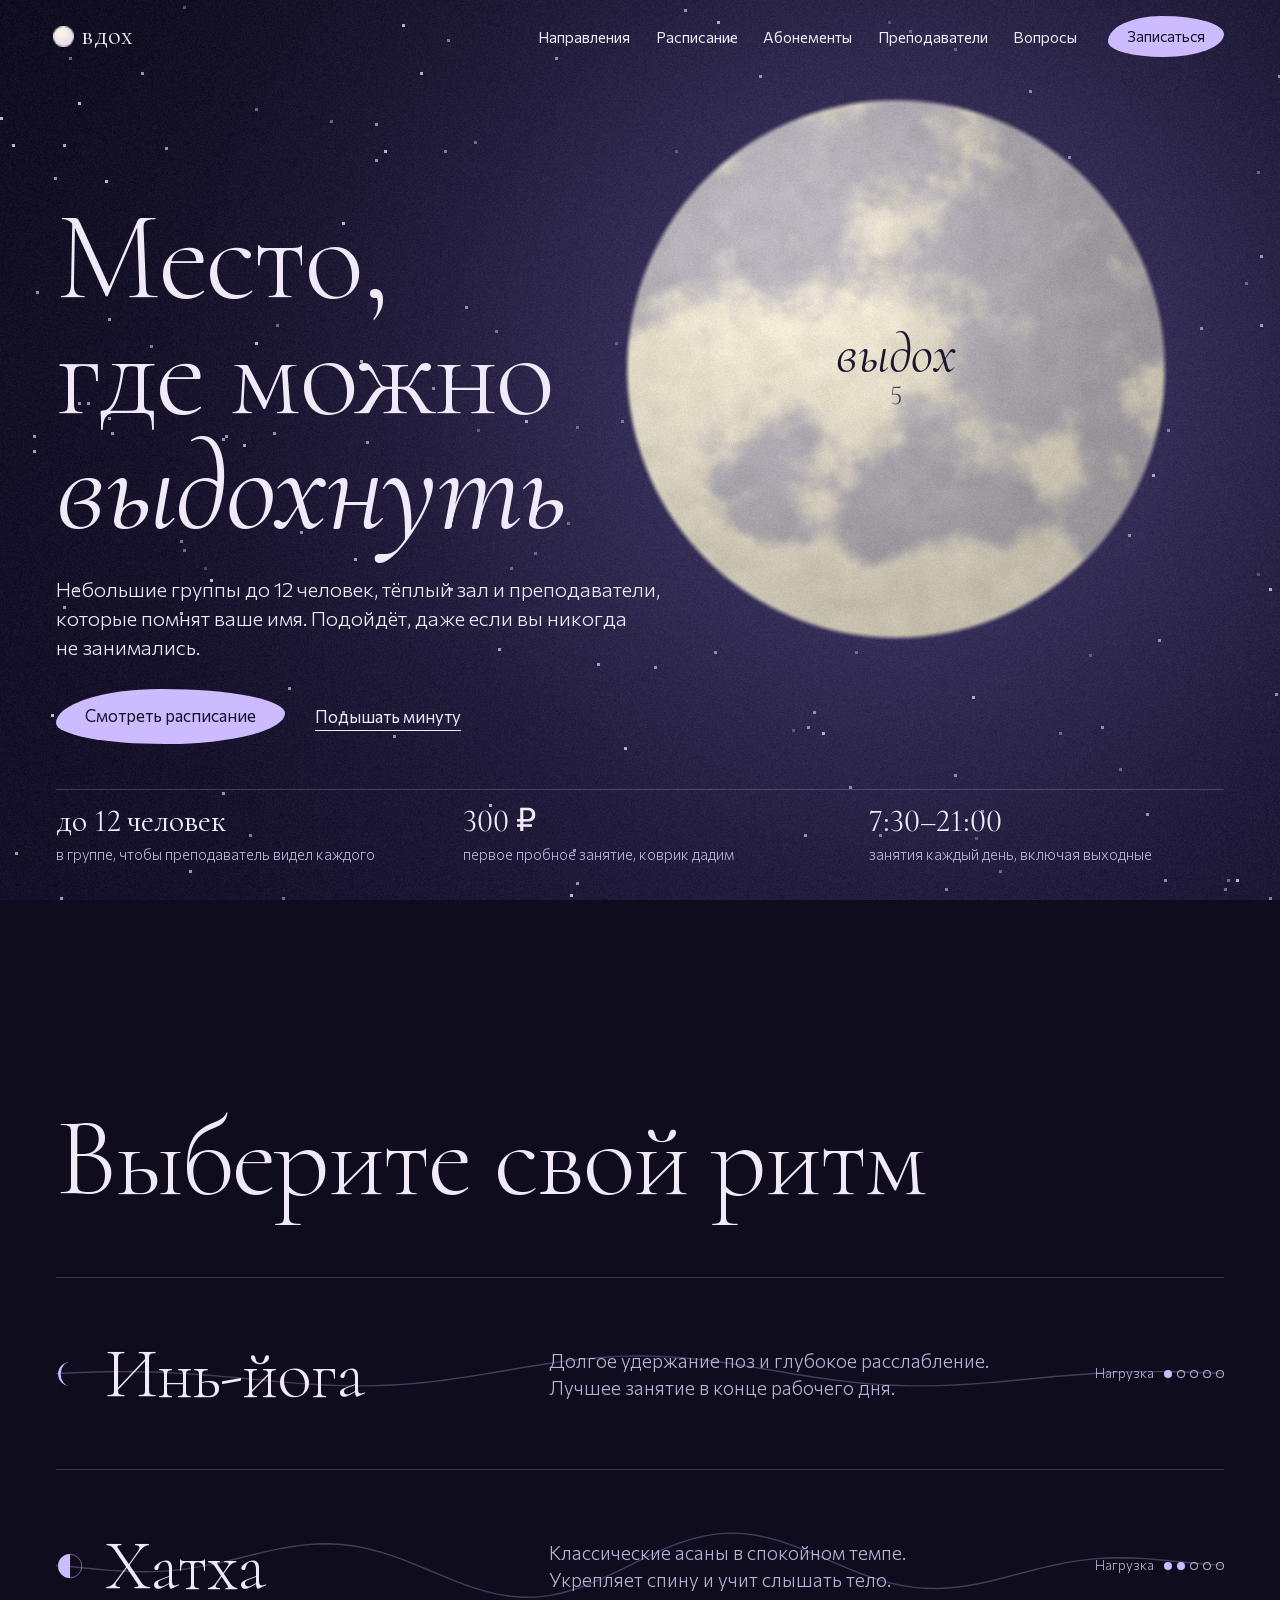
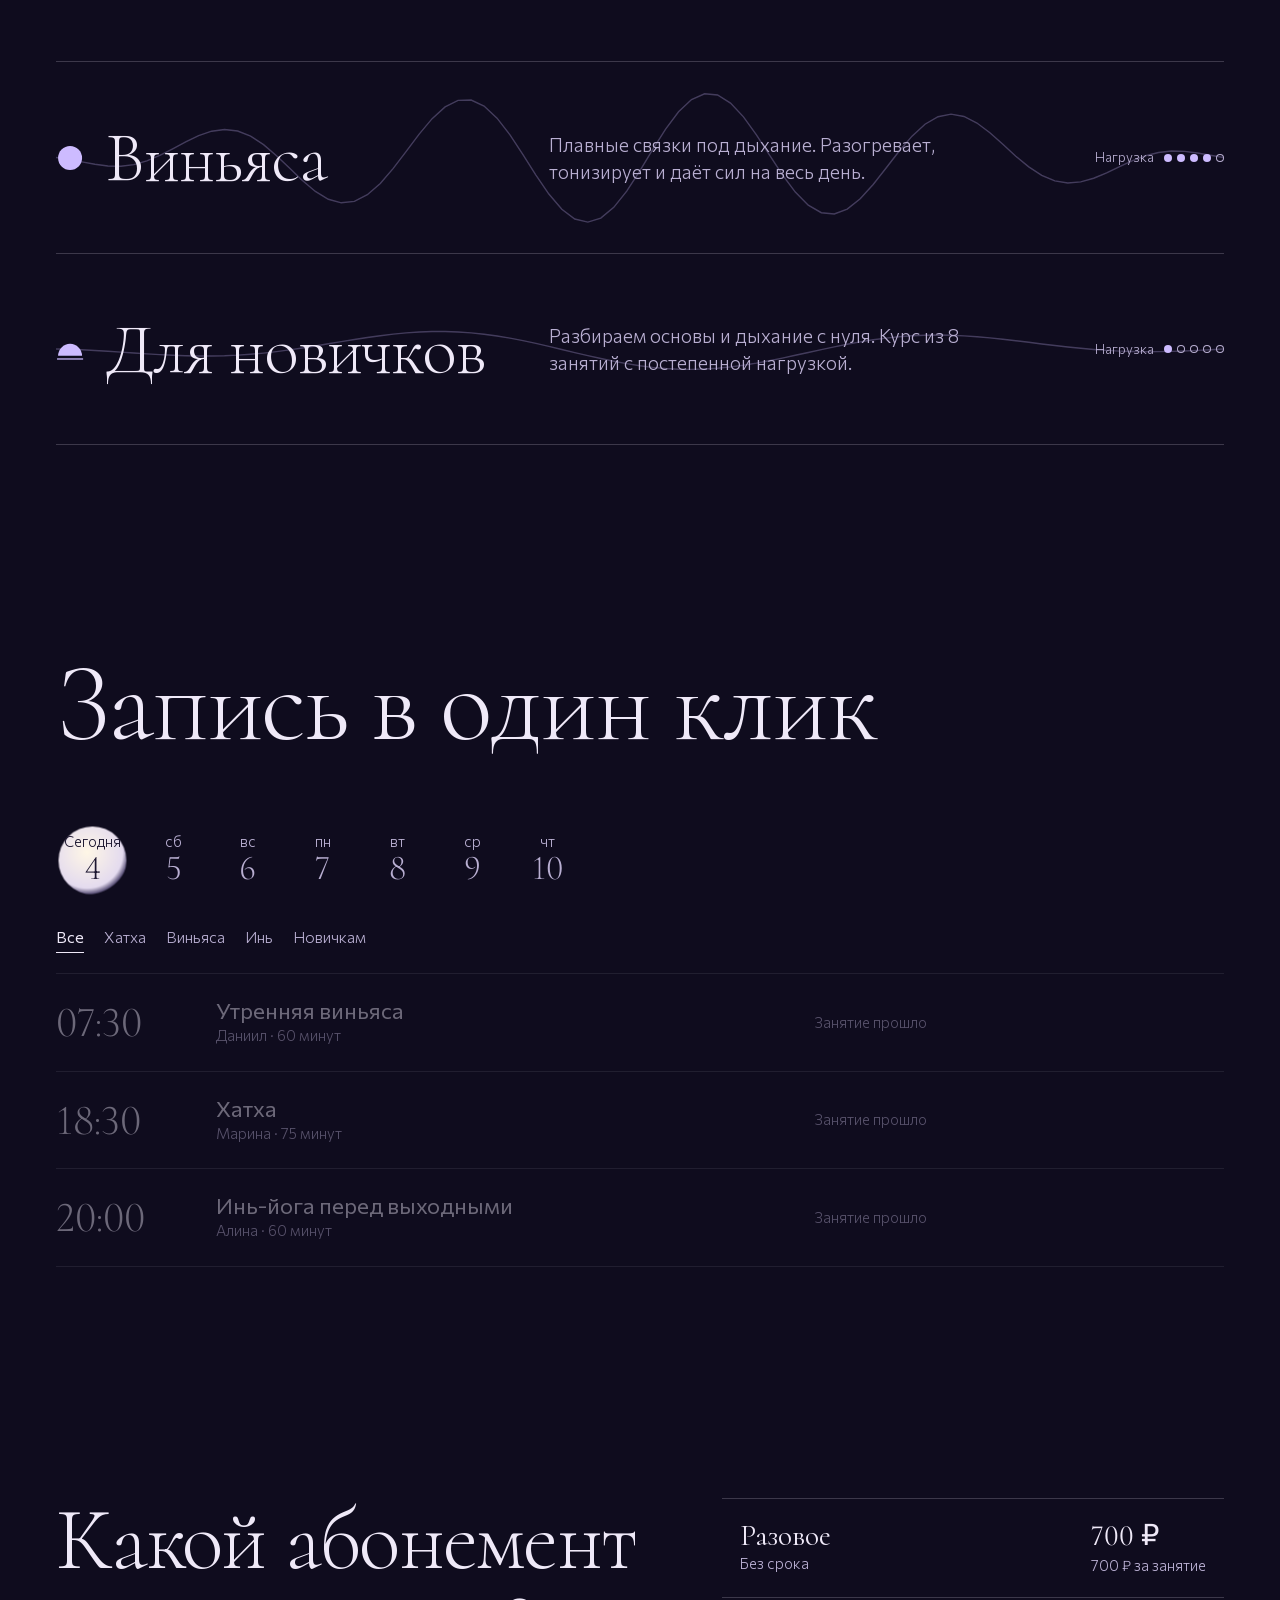
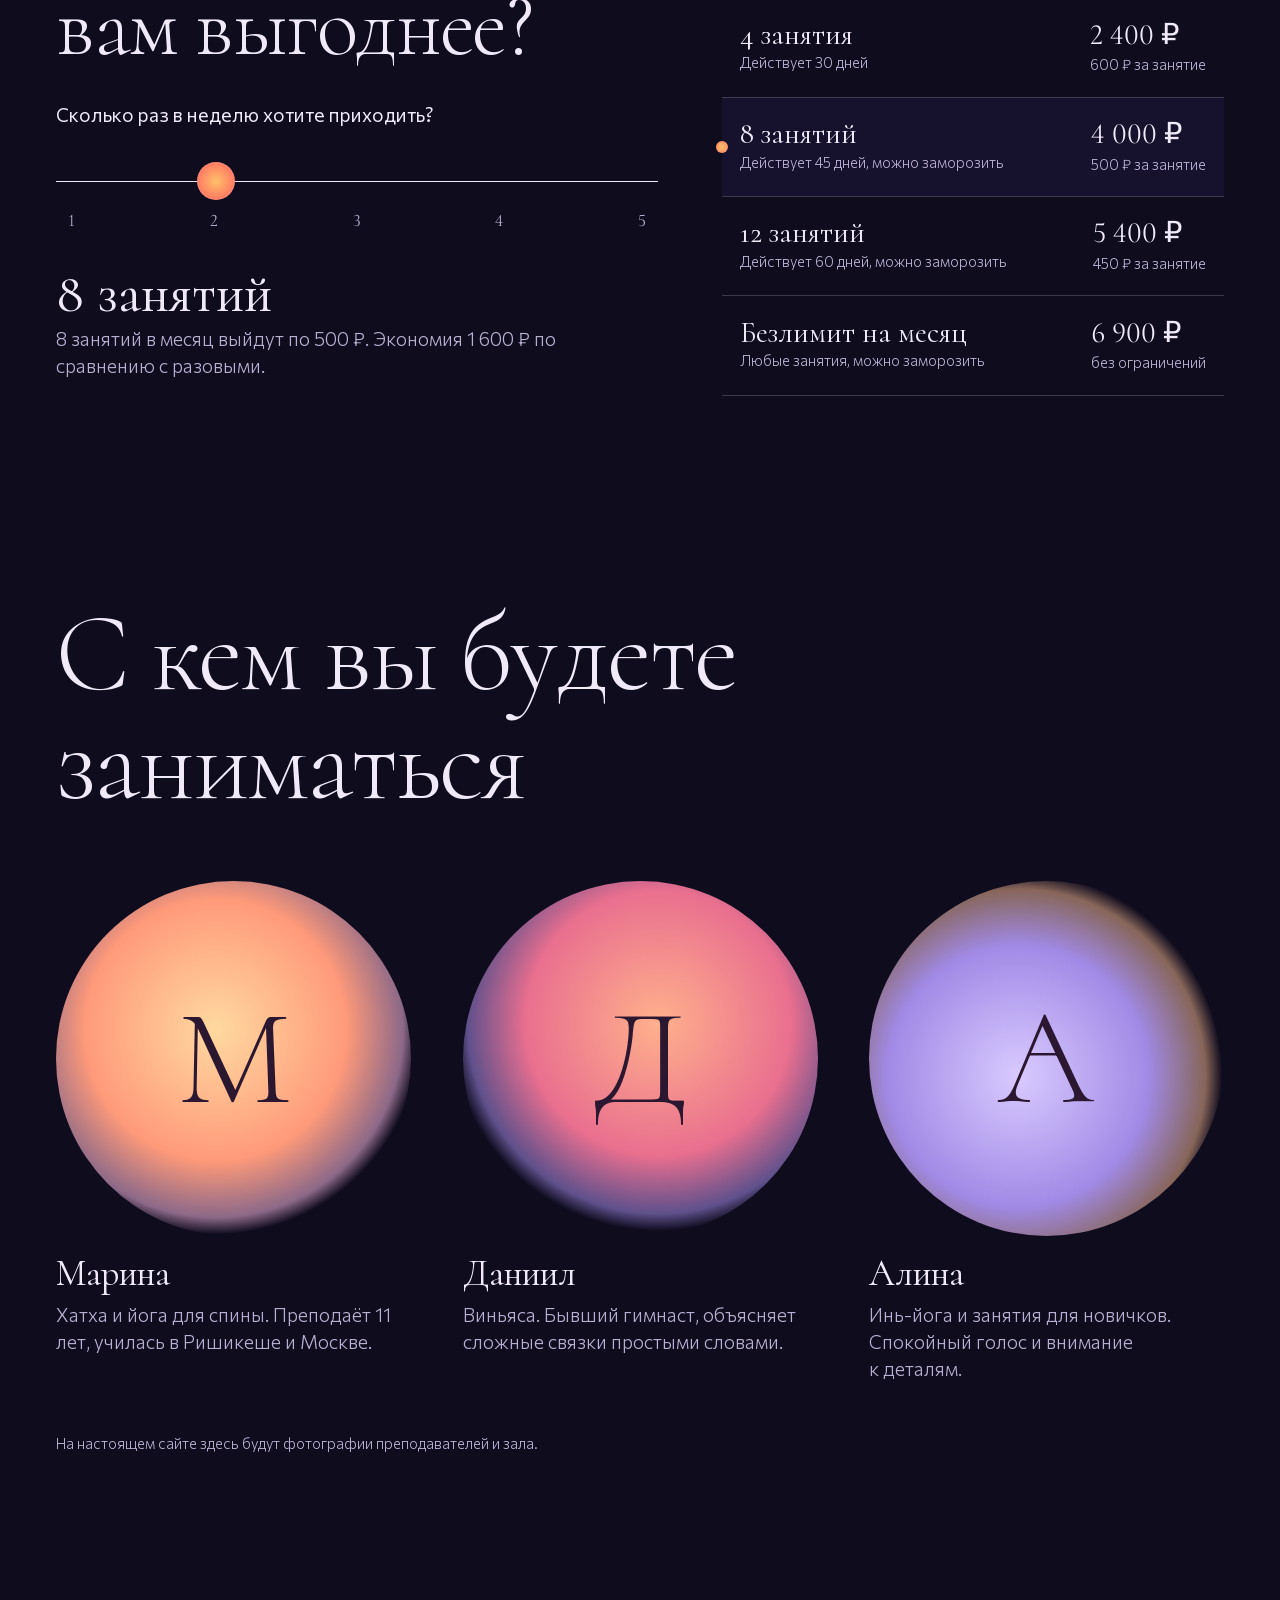
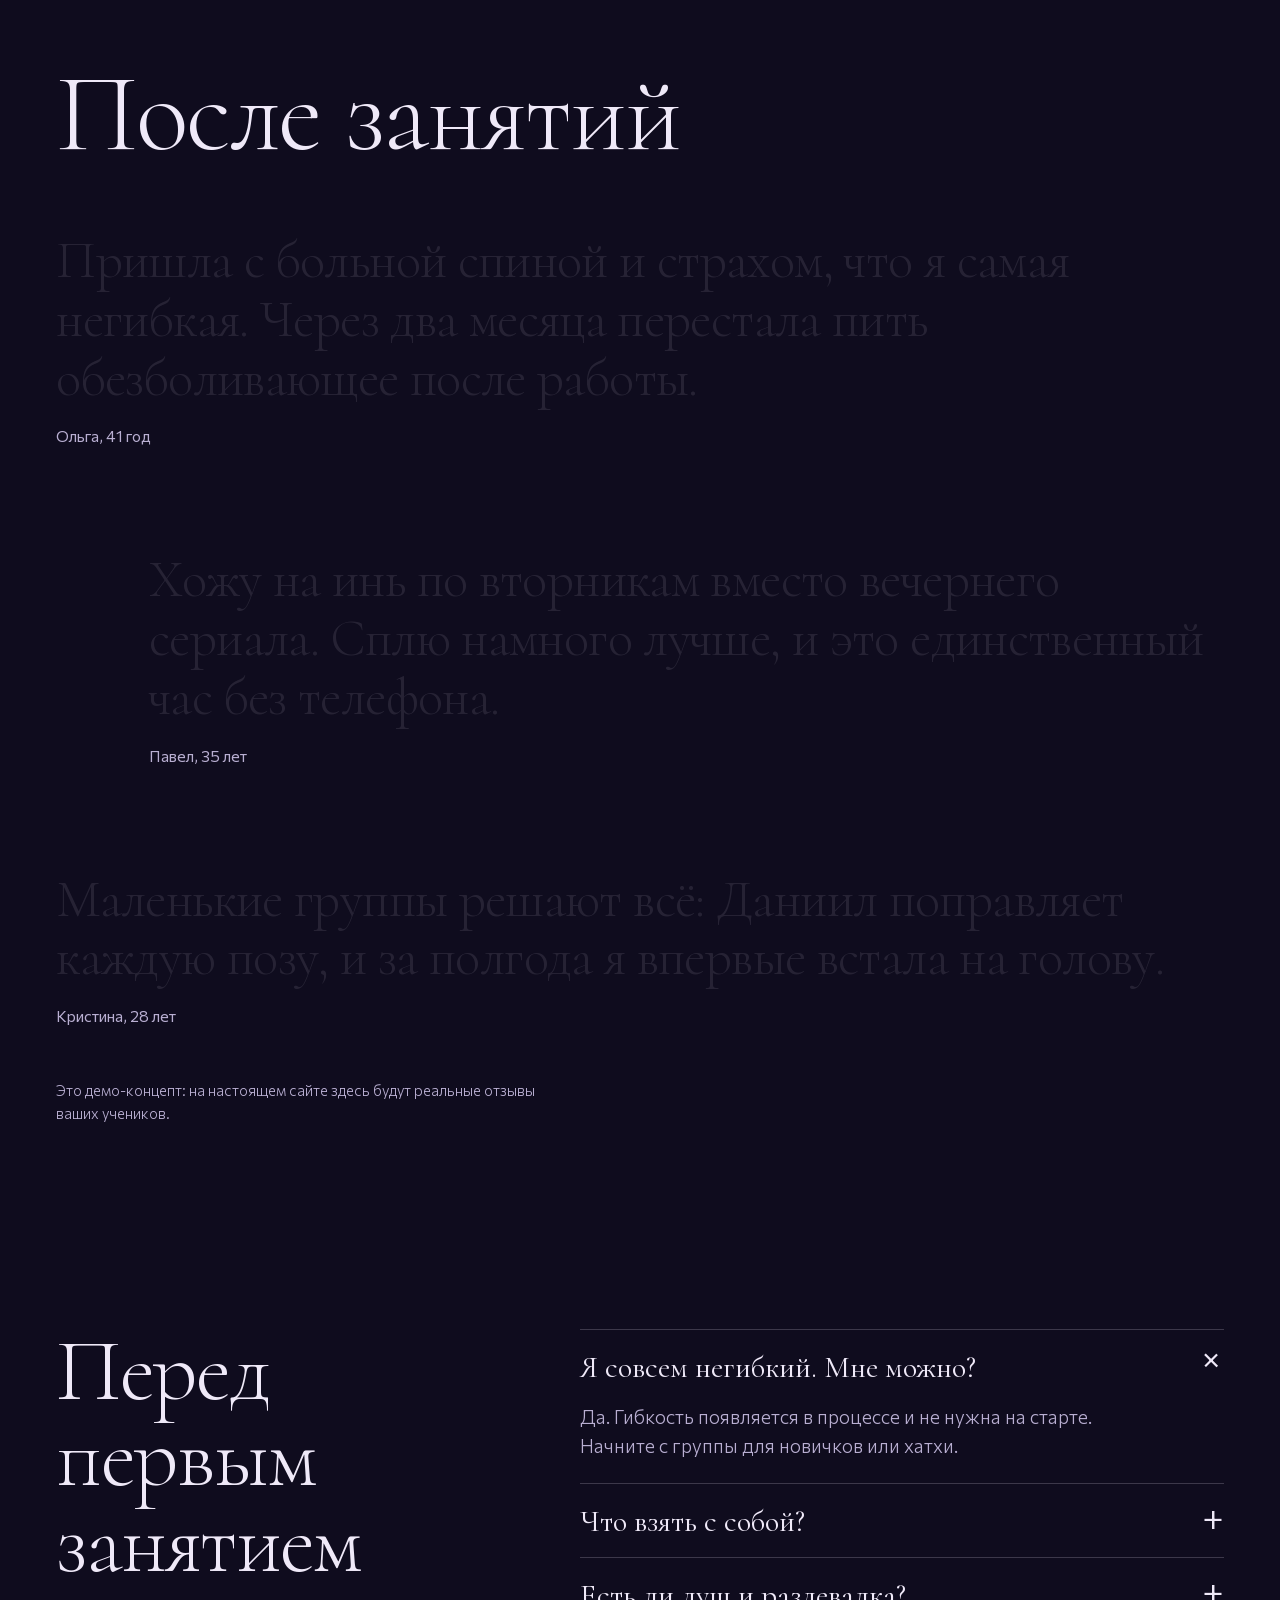
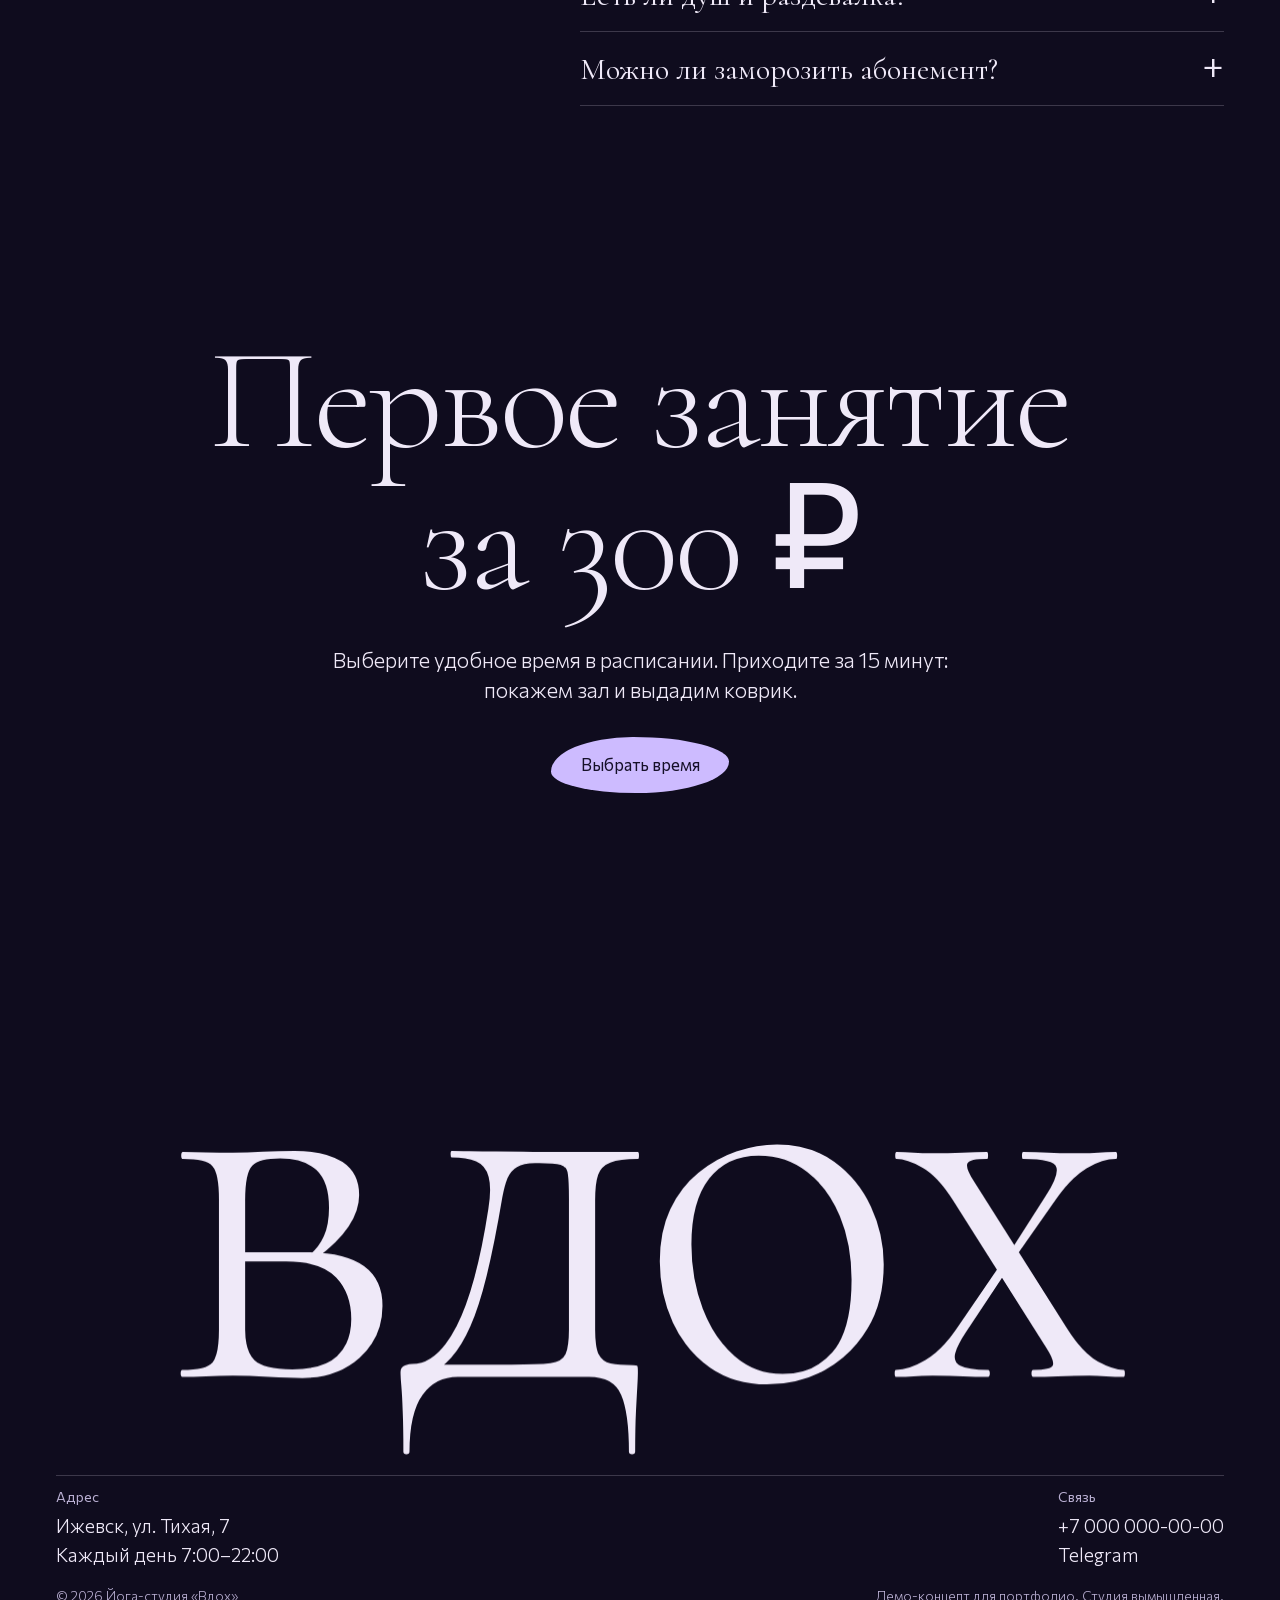
<file: index.html>
<!doctype html>
<html lang="ru">
<head>
<meta charset="utf-8">
<meta name="viewport" content="width=device-width, initial-scale=1, viewport-fit=cover">
<title>Йога-студия «Вдох» в Ижевске</title>
<meta name="description" content="Йога в Ижевске: небольшие группы до 12 человек, тёплый зал и пробное занятие за 300 ₽. Расписание с записью в один клик. Подойдёт, даже если вы никогда не занимались.">
<link rel="canonical" href="https://moonbern777.github.io/vdoh-yoga/">
<meta name="theme-color" content="#fbf5ee">
<link rel="icon" href="favicon.svg" type="image/svg+xml">
<meta property="og:type" content="website">
<meta property="og:locale" content="ru_RU">
<meta property="og:site_name" content="Йога-студия «Вдох»">
<meta property="og:url" content="https://moonbern777.github.io/vdoh-yoga/">
<meta property="og:title" content="Место, где можно выдохнуть">
<meta property="og:description" content="Небольшие группы до 12 человек, тёплый зал и пробное занятие за 300 ₽.">
<link rel="preload" href="fonts/cormorant-cyrillic.woff2" as="font" type="font/woff2" crossorigin>
<link rel="preload" href="fonts/commissioner-cyrillic.woff2" as="font" type="font/woff2" crossorigin>
<link rel="stylesheet" href="css/fonts.css">
<link rel="stylesheet" href="css/style.css">
<script>
  // Decide day or night before the first paint, so the page never flashes the wrong sky.
  (function () {
    var h = new Date().getHours();
    var dark = window.matchMedia && matchMedia('(prefers-color-scheme: dark)').matches;
    var root = document.documentElement;
    root.dataset.sky = dark || h >= 21 || h < 6 ? 'night' : 'day';
    root.classList.add('js');
    setTimeout(function () {
      if (!window.vdohReady) root.classList.remove('js');
    }, 4000);
  })();
</script>
</head>
<body>

<a class="skip" href="#main">К содержанию</a>

<canvas class="sky" id="sky" aria-hidden="true"></canvas>

<header class="site-header" id="header">
  <a class="logo" href="#top" aria-label="Вдох, на главную"><i id="logo-dot"></i>вдох</a>
  <nav class="nav" id="nav" aria-label="Разделы сайта">
    <a href="#dirs">Направления</a>
    <a href="#schedule">Расписание</a>
    <a href="#passes">Абонементы</a>
    <a href="#teachers">Преподаватели</a>
    <a href="#faq">Вопросы</a>
  </nav>
  <a class="btn btn-small header-cta" href="#schedule"><span>Записаться</span></a>
  <button class="burger" type="button" aria-expanded="false" aria-controls="nav" aria-label="Открыть меню"><i></i><i></i></button>
</header>

<main id="main">

  <section class="hero" id="top">
    <div class="breath-word" aria-hidden="true"><b id="word">вдох</b><span id="count">4</span></div>

    <div class="hero-copy">
      <h1 class="hero-title" data-hero-title>Место, где можно <em>выдохнуть</em></h1>
      <p class="hero-lead">Небольшие группы до 12 человек, тёплый зал и преподаватели, которые помнят ваше имя. Подойдёт, даже если вы никогда не занимались.</p>
      <div class="hero-actions">
        <a class="btn" href="#schedule"><span>Смотреть расписание</span></a>
        <button class="link" type="button" id="start-minute">Подышать минуту</button>
      </div>
    </div>

    <ul class="horizon">
      <li><b>до 12 человек</b><span>в группе, чтобы преподаватель видел каждого</span></li>
      <li><b>300 ₽</b><span>первое пробное занятие, коврик дадим</span></li>
      <li><b>7:30–21:00</b><span>занятия каждый день, включая выходные</span></li>
    </ul>
  </section>

  <section class="dirs-sec" id="dirs" aria-labelledby="dirs-title">
    <h2 id="dirs-title" data-mist>Выберите свой ритм</h2>
    <ul class="dirs" id="dir-list">
      <li class="dir" data-rate=".42" data-height=".22">
        <svg class="wave" preserveAspectRatio="none" viewBox="0 0 1000 120" aria-hidden="true"><path/></svg>
        <div class="dir-name">
          <svg class="phase" viewBox="0 0 54 54" aria-hidden="true"><path fill="currentColor" d="M27 4a23 23 0 1 0 0 46 18 23 0 0 1 0-46z"/></svg>
          <h3>Инь-йога</h3>
        </div>
        <p>Долгое удержание поз и глубокое расслабление. Лучшее занятие в конце рабочего дня.</p>
        <div class="power" aria-label="Интенсивность 1 из 5"><span>Нагрузка</span><i class="on"></i><i></i><i></i><i></i><i></i></div>
      </li>
      <li class="dir" data-rate=".8" data-height=".42">
        <svg class="wave" preserveAspectRatio="none" viewBox="0 0 1000 120" aria-hidden="true"><path/></svg>
        <div class="dir-name">
          <svg class="phase" viewBox="0 0 54 54" aria-hidden="true"><path fill="currentColor" d="M27 4a23 23 0 0 0 0 46z"/><circle cx="27" cy="27" r="22.500" fill="none" stroke="currentColor"/></svg>
          <h3>Хатха</h3>
        </div>
        <p>Классические асаны в спокойном темпе. Укрепляет спину и учит слышать тело.</p>
        <div class="power" aria-label="Интенсивность 2 из 5"><span>Нагрузка</span><i class="on"></i><i class="on"></i><i></i><i></i><i></i></div>
      </li>
      <li class="dir" data-rate="1.7" data-height=".82">
        <svg class="wave" preserveAspectRatio="none" viewBox="0 0 1000 120" aria-hidden="true"><path/></svg>
        <div class="dir-name">
          <svg class="phase" viewBox="0 0 54 54" aria-hidden="true"><circle cx="27" cy="27" r="23" fill="currentColor"/></svg>
          <h3>Виньяса</h3>
        </div>
        <p>Плавные связки под дыхание. Разогревает, тонизирует и даёт сил на весь день.</p>
        <div class="power" aria-label="Интенсивность 4 из 5"><span>Нагрузка</span><i class="on"></i><i class="on"></i><i class="on"></i><i class="on"></i><i></i></div>
      </li>
      <li class="dir" data-rate=".55" data-height=".26">
        <svg class="wave" preserveAspectRatio="none" viewBox="0 0 1000 120" aria-hidden="true"><path/></svg>
        <div class="dir-name">
          <svg class="phase" viewBox="0 0 54 54" aria-hidden="true"><path fill="currentColor" d="M4 40a23 23 0 0 1 46 0z"/><path stroke="currentColor" stroke-width="2.400" d="M2 46h50"/></svg>
          <h3>Для новичков</h3>
        </div>
        <p>Разбираем основы и дыхание с нуля. Курс из 8 занятий с постепенной нагрузкой.</p>
        <div class="power" aria-label="Интенсивность 1 из 5"><span>Нагрузка</span><i class="on"></i><i></i><i></i><i></i><i></i></div>
      </li>
    </ul>
  </section>

  <section class="sched" id="schedule" aria-labelledby="schedule-title">
    <h2 id="schedule-title" data-mist>Запись в один клик</h2>
    <div class="sched-bar">
      <div class="days" id="days" role="tablist" aria-label="День недели"><i class="day-sun" id="day-sun" aria-hidden="true"></i></div>
      <div class="filters" id="filters" role="group" aria-label="Направление">
        <button class="filter" type="button" data-dir="all" aria-pressed="true">Все</button>
        <button class="filter" type="button" data-dir="hatha" aria-pressed="false">Хатха</button>
        <button class="filter" type="button" data-dir="vinyasa" aria-pressed="false">Виньяса</button>
        <button class="filter" type="button" data-dir="yin" aria-pressed="false">Инь</button>
        <button class="filter" type="button" data-dir="new" aria-pressed="false">Новичкам</button>
      </div>
    </div>
    <ul class="classes" id="classes" aria-live="polite"></ul>
  </section>

  <section class="passes-sec" id="passes" aria-labelledby="passes-title">
    <div class="pass-side">
      <h2 id="passes-title" data-mist>Какой абонемент вам выгоднее?</h2>
      <label for="visits">Сколько раз в неделю хотите приходить?</label>
      <div class="visits-wrap">
        <input id="visits" type="range" min="1" max="5" step="1" value="2">
        <div class="ticks" aria-hidden="true"><span>1</span><span>2</span><span>3</span><span>4</span><span>5</span></div>
      </div>
      <output class="verdict" for="visits"><b id="verdict-name"></b><span id="verdict-note"></span></output>
    </div>
    <ul class="pass-list" id="pass-list"></ul>
  </section>

  <section class="teachers-sec" id="teachers" aria-labelledby="teachers-title">
    <h2 id="teachers-title" data-mist>С кем вы будете заниматься</h2>
    <ul class="teachers">
      <li class="teacher"><div class="aura aura-1" aria-hidden="true"><span>М</span></div><h3>Марина</h3><p>Хатха и йога для спины. Преподаёт 11 лет, училась в Ришикеше и Москве.</p></li>
      <li class="teacher"><div class="aura aura-2" aria-hidden="true"><span>Д</span></div><h3>Даниил</h3><p>Виньяса. Бывший гимнаст, объясняет сложные связки простыми словами.</p></li>
      <li class="teacher"><div class="aura aura-3" aria-hidden="true"><span>А</span></div><h3>Алина</h3><p>Инь-йога и занятия для новичков. Спокойный голос и внимание к деталям.</p></li>
    </ul>
    <p class="note">На настоящем сайте здесь будут фотографии преподавателей и зала.</p>
  </section>

  <section class="reviews" id="reviews" aria-labelledby="reviews-title">
    <h2 id="reviews-title" data-mist>После занятий</h2>
    <ul class="quotes">
      <li class="quote"><blockquote data-words>Пришла с больной спиной и страхом, что я самая негибкая. Через два месяца перестала пить обезболивающее после работы.</blockquote><cite>Ольга, 41 год</cite></li>
      <li class="quote"><blockquote data-words>Хожу на инь по вторникам вместо вечернего сериала. Сплю намного лучше, и это единственный час без телефона.</blockquote><cite>Павел, 35 лет</cite></li>
      <li class="quote"><blockquote data-words>Маленькие группы решают всё: Даниил поправляет каждую позу, и за полгода я впервые встала на голову.</blockquote><cite>Кристина, 28 лет</cite></li>
    </ul>
    <p class="note">Это демо-концепт: на настоящем сайте здесь будут реальные отзывы ваших учеников.</p>
  </section>

  <section class="faq" id="faq" aria-labelledby="faq-title">
    <h2 id="faq-title" data-mist>Перед первым занятием</h2>
    <div class="faq-list">
      <details open><summary>Я совсем негибкий. Мне можно?</summary><p>Да. Гибкость появляется в процессе и не нужна на старте. Начните с группы для новичков или хатхи.</p></details>
      <details><summary>Что взять с собой?</summary><p>Удобную одежду и бутылку воды. Коврики, блоки и пледы есть в студии. Занимаемся босиком.</p></details>
      <details><summary>Есть ли душ и раздевалка?</summary><p>Да, две раздевалки и душ. Полотенце можно взять с собой или попросить у администратора.</p></details>
      <details><summary>Можно ли заморозить абонемент?</summary><p>Да, абонементы от 8 занятий можно заморозить один раз на срок до 14 дней.</p></details>
    </div>
  </section>

  <section class="first" id="first" aria-labelledby="first-title">
    <h2 id="first-title" data-mist>Первое занятие за&nbsp;300&nbsp;₽</h2>
    <p>Выберите удобное время в расписании. Приходите за 15 минут: покажем зал и выдадим коврик.</p>
    <a class="btn" href="#schedule"><span>Выбрать время</span></a>
  </section>
</main>

<footer class="footer">
  <p class="footer-word" aria-hidden="true">вдох</p>
  <div class="footer-grid">
    <div><h3>Адрес</h3><p>Ижевск, ул. Тихая, 7<br>Каждый день 7:00–22:00</p></div>
    <div><h3>Связь</h3><p>+7 000 000-00-00</p><a href="https://t.me/" target="_blank" rel="noopener">Telegram</a></div>
  </div>
  <div class="footer-fine"><span>© 2026 Йога-студия «Вдох»</span><span>Демо-концепт для портфолио. Студия вымышленная.</span></div>
</footer>

<nav class="actionbar" aria-label="Быстрые действия">
  <a href="tel:+70000000000">Позвонить</a>
  <a href="#schedule">Записаться</a>
</nav>

<dialog class="book-dialog" id="book-dialog" aria-labelledby="book-title">
  <form class="book-box" id="book-form">
    <h3 id="book-title">Запись на занятие</h3>
    <p id="book-info"></p>
    <div class="field"><label for="b-name">Имя</label><input id="b-name" name="name" autocomplete="name" required></div>
    <div class="field"><label for="b-phone">Телефон</label><input id="b-phone" name="phone" type="tel" inputmode="tel" autocomplete="tel" required minlength="10" placeholder="+7 000 000-00-00"></div>
    <div class="box-actions"><button class="link" type="button" data-close>Отмена</button><button class="btn" type="submit"><span>Записаться</span></button></div>
  </form>
  <div class="done-box" id="book-done" hidden>
    <h3>Коврик ждёт вас</h3>
    <p id="book-done-text"></p>
    <p class="done-demo">Это демо: на настоящем сайте запись сразу попадает в расписание студии.</p>
    <div class="box-actions"><button class="btn" type="button" data-close><span>Готово</span></button></div>
  </div>
</dialog>

<dialog class="minute" id="minute" aria-label="Минута дыхания">
  <div class="minute-in">
    <p class="minute-progress" id="minute-progress">Цикл 1 из 5</p>
    <div class="minute-stage" id="minute-stage" aria-live="polite">
      <b id="m-word">вдох</b><span id="m-count">4</span>
    </div>
    <div class="minute-end" id="minute-end" hidden>
      <h3>Вот так ощущается минута для себя</h3>
      <p>На занятии таких минут шестьдесят. Первое стоит 300 ₽.</p>
    </div>
    <button class="link" type="button" id="minute-close">Закончить</button>
  </div>
</dialog>

<script src="vendor/gsap.min.js" defer></script>
<script src="vendor/ScrollTrigger.min.js" defer></script>
<script src="vendor/SplitText.min.js" defer></script>
<script src="vendor/lenis.min.js" defer></script>
<script type="module" src="js/main.js"></script>
</body>
</html>
</file>
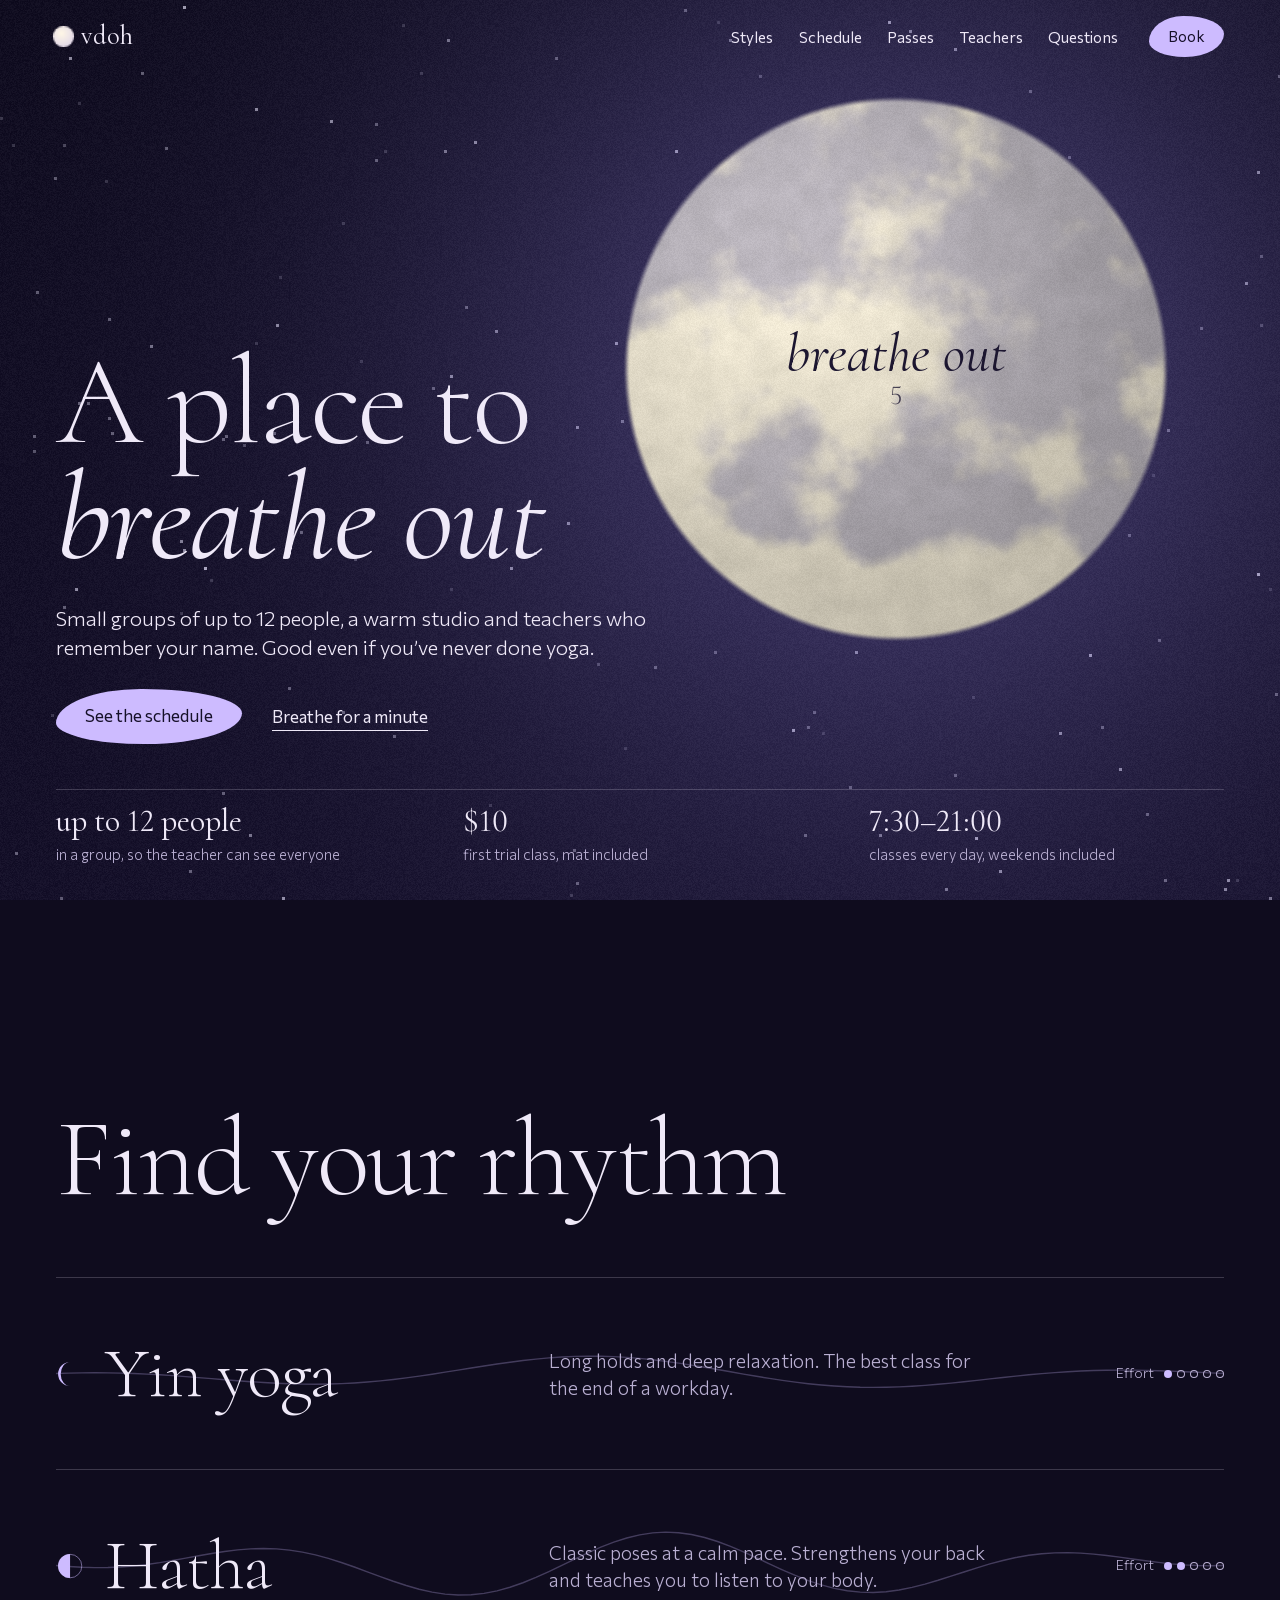
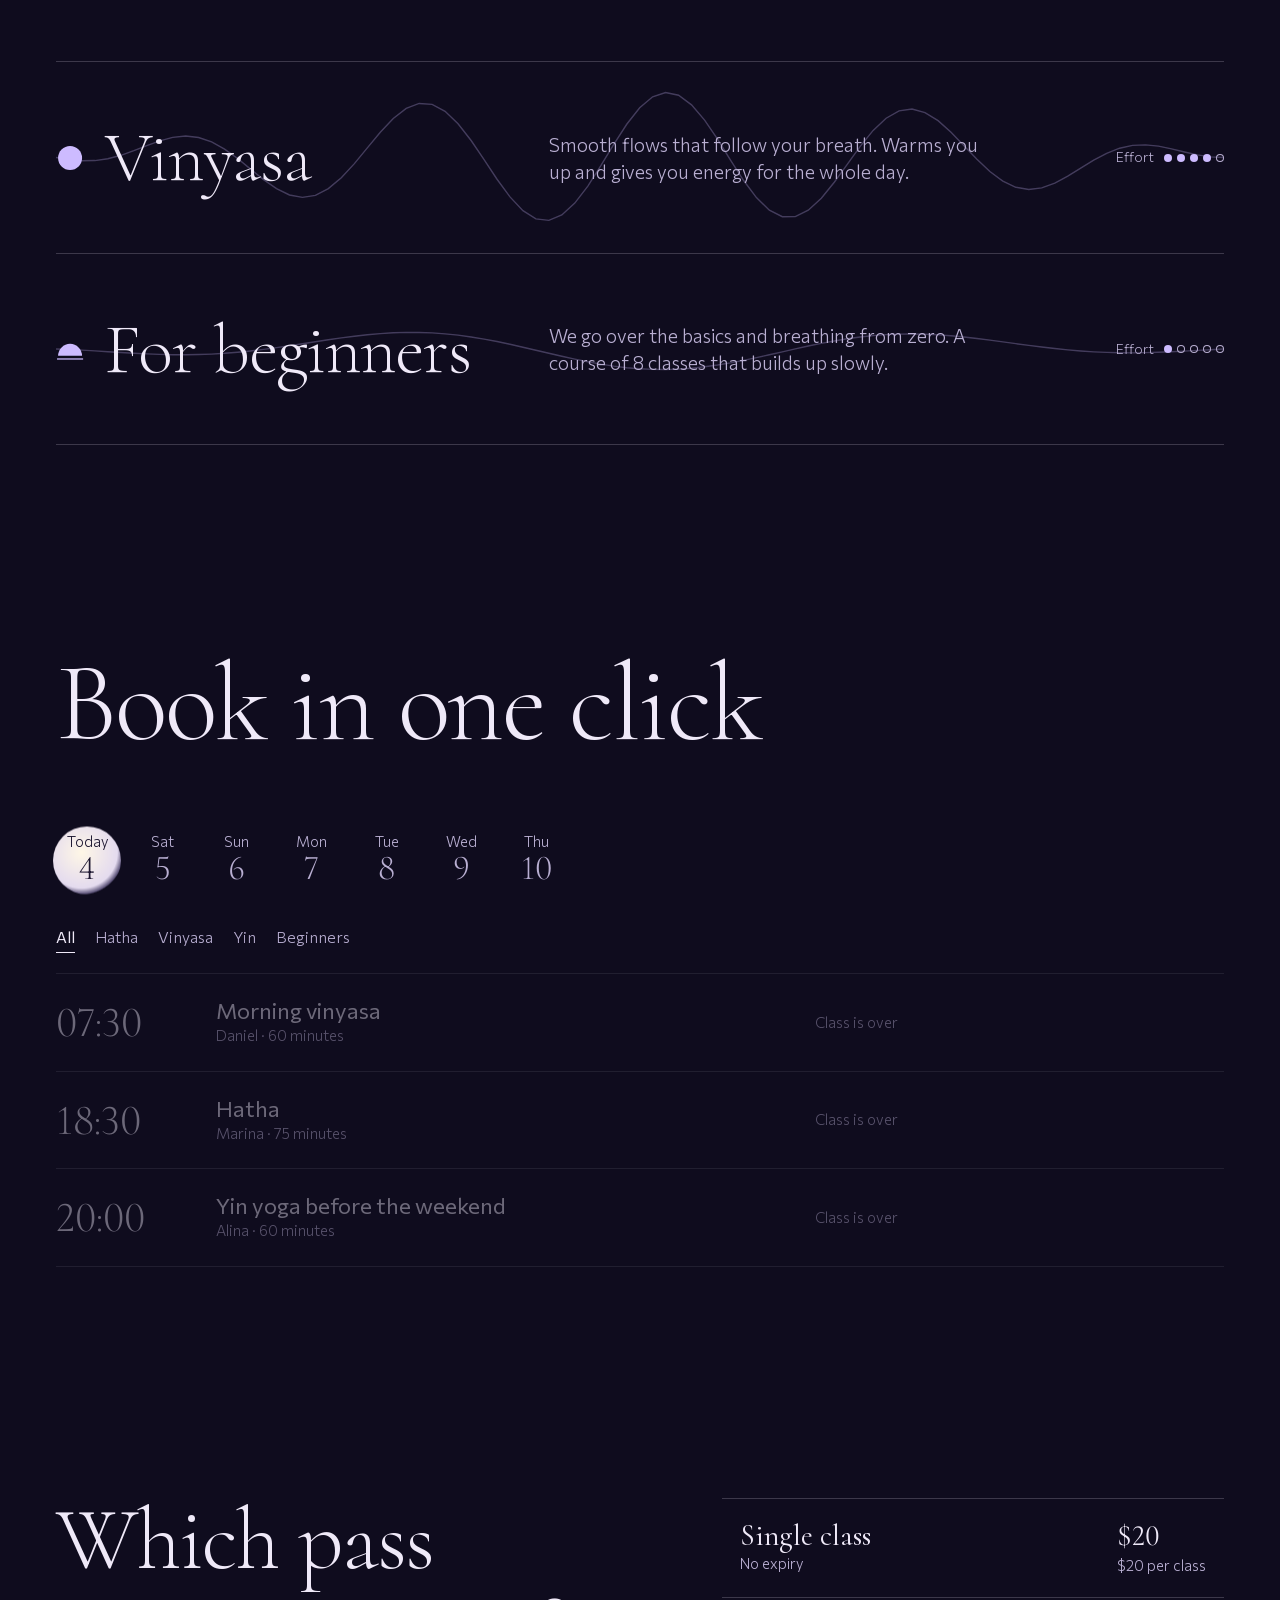
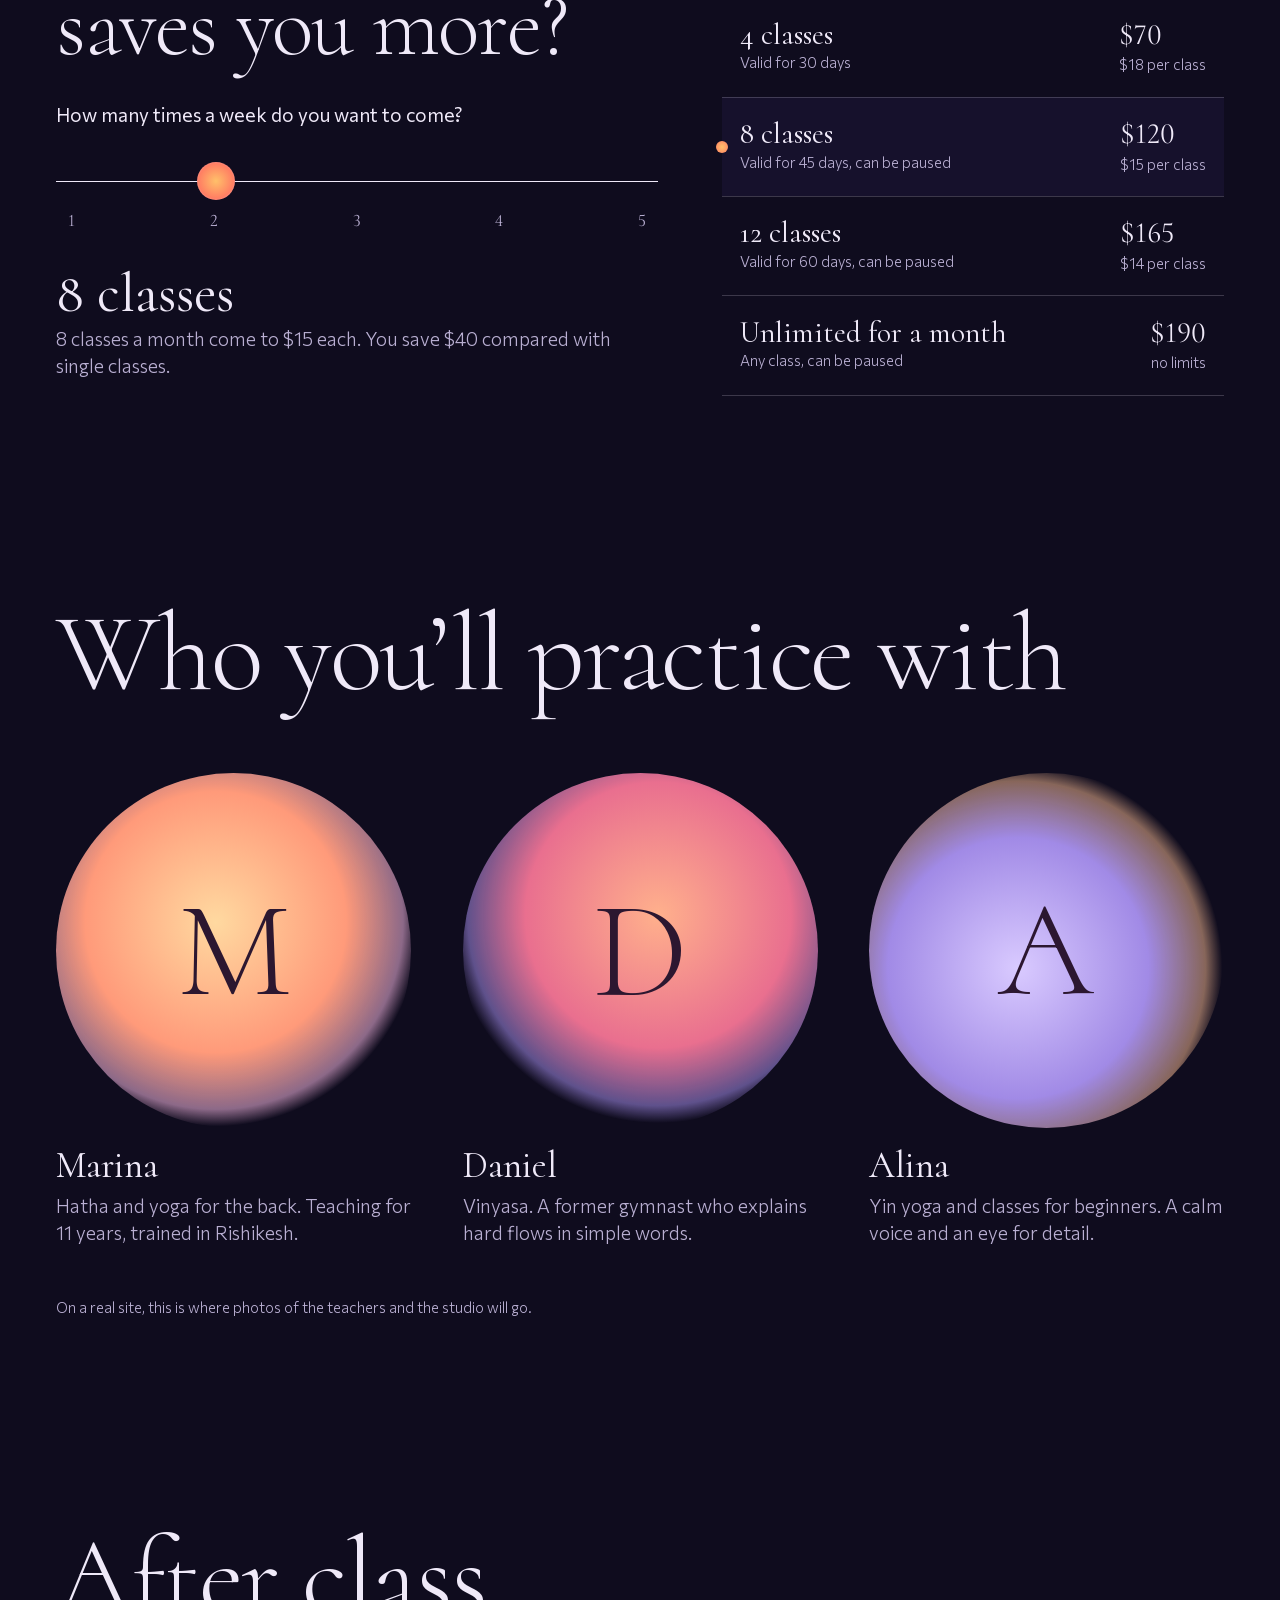
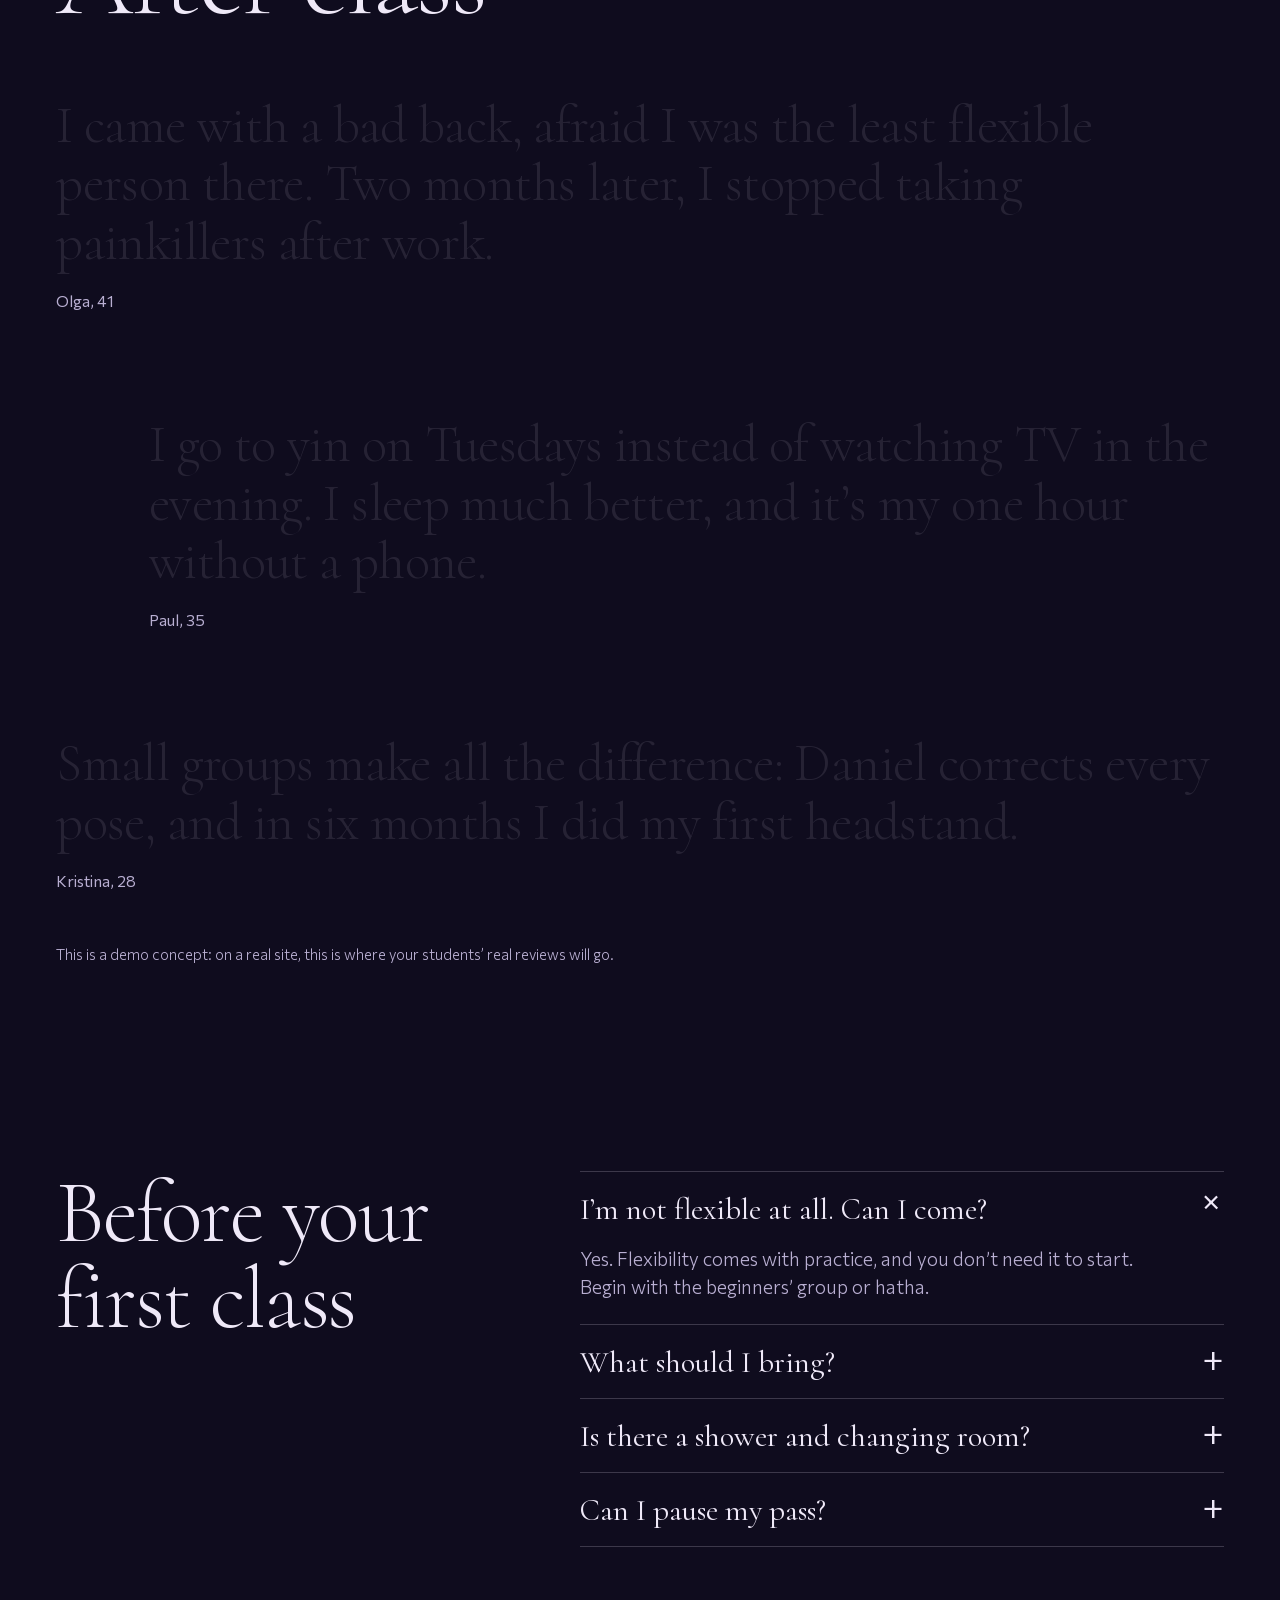
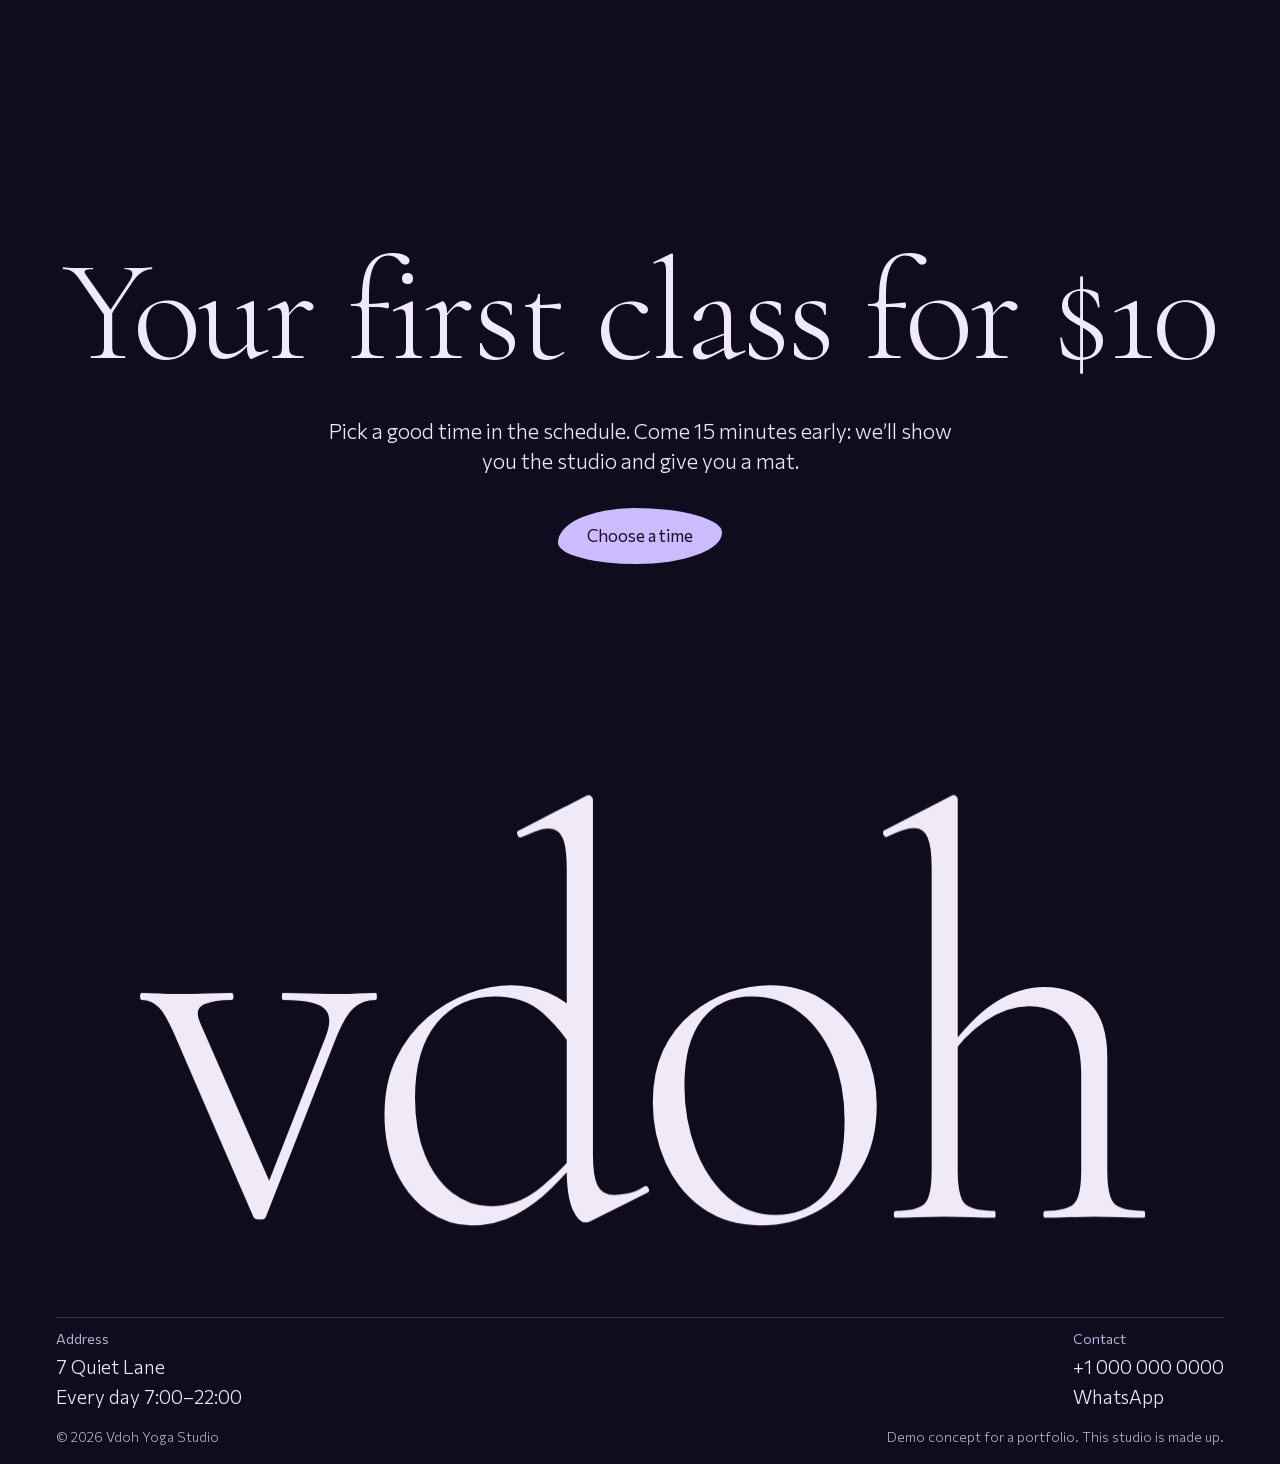
<file: en/index.html>
<!doctype html>
<html lang="en">
<head>
<meta charset="utf-8">
<meta name="viewport" content="width=device-width, initial-scale=1, viewport-fit=cover">
<title>Vdoh yoga studio</title>
<meta name="description" content="Yoga in small groups of up to 12 people, a warm studio and a trial class for $10. A schedule with one-click booking. Good even if you’ve never done yoga.">
<link rel="canonical" href="https://moonbern777.github.io/vdoh-yoga/en/">
<meta name="theme-color" content="#fbf5ee">
<link rel="icon" href="../favicon.svg" type="image/svg+xml">
<meta property="og:type" content="website">
<meta property="og:locale" content="en_US">
<meta property="og:site_name" content="Vdoh Yoga Studio">
<meta property="og:url" content="https://moonbern777.github.io/vdoh-yoga/en/">
<meta property="og:title" content="A place to breathe out">
<meta property="og:description" content="Small groups of up to 12 people, a warm studio and a trial class for $10.">
<link rel="preload" href="../fonts/cormorant-latin.woff2" as="font" type="font/woff2" crossorigin>
<link rel="preload" href="../fonts/commissioner-latin.woff2" as="font" type="font/woff2" crossorigin>
<link rel="stylesheet" href="../css/fonts.css">
<link rel="stylesheet" href="../css/style.css">
<script>
  // Decide day or night before the first paint, so the page never flashes the wrong sky.
  (function () {
    var h = new Date().getHours();
    var dark = window.matchMedia && matchMedia('(prefers-color-scheme: dark)').matches;
    var root = document.documentElement;
    root.dataset.sky = dark || h >= 21 || h < 6 ? 'night' : 'day';
    root.classList.add('js');
    setTimeout(function () {
      if (!window.vdohReady) root.classList.remove('js');
    }, 4000);
  })();
</script>
</head>
<body>

<a class="skip" href="#main">Skip to content</a>

<canvas class="sky" id="sky" aria-hidden="true"></canvas>

<header class="site-header" id="header">
  <a class="logo" href="#top" aria-label="Vdoh, home page"><i id="logo-dot"></i>vdoh</a>
  <nav class="nav" id="nav" aria-label="Site sections">
    <a href="#dirs">Styles</a>
    <a href="#schedule">Schedule</a>
    <a href="#passes">Passes</a>
    <a href="#teachers">Teachers</a>
    <a href="#faq">Questions</a>
  </nav>
  <a class="btn btn-small header-cta" href="#schedule"><span>Book</span></a>
  <button class="burger" type="button" aria-expanded="false" aria-controls="nav" aria-label="Open menu"><i></i><i></i></button>
</header>

<main id="main">

  <section class="hero" id="top">
    <div class="breath-word" aria-hidden="true"><b id="word">breathe in</b><span id="count">4</span></div>

    <div class="hero-copy">
      <h1 class="hero-title" data-hero-title>A place to <em>breathe out</em></h1>
      <p class="hero-lead">Small groups of up to 12 people, a warm studio and teachers who remember your name. Good even if you’ve never done yoga.</p>
      <div class="hero-actions">
        <a class="btn" href="#schedule"><span>See the schedule</span></a>
        <button class="link" type="button" id="start-minute">Breathe for a minute</button>
      </div>
    </div>

    <ul class="horizon">
      <li><b>up to 12 people</b><span>in a group, so the teacher can see everyone</span></li>
      <li><b>$10</b><span>first trial class, mat included</span></li>
      <li><b>7:30–21:00</b><span>classes every day, weekends included</span></li>
    </ul>
  </section>

  <section class="dirs-sec" id="dirs" aria-labelledby="dirs-title">
    <h2 id="dirs-title" data-mist>Find your rhythm</h2>
    <ul class="dirs" id="dir-list">
      <li class="dir" data-rate=".42" data-height=".22">
        <svg class="wave" preserveAspectRatio="none" viewBox="0 0 1000 120" aria-hidden="true"><path/></svg>
        <div class="dir-name">
          <svg class="phase" viewBox="0 0 54 54" aria-hidden="true"><path fill="currentColor" d="M27 4a23 23 0 1 0 0 46 18 23 0 0 1 0-46z"/></svg>
          <h3>Yin yoga</h3>
        </div>
        <p>Long holds and deep relaxation. The best class for the end of a workday.</p>
        <div class="power" aria-label="Intensity 1 of 5"><span>Effort</span><i class="on"></i><i></i><i></i><i></i><i></i></div>
      </li>
      <li class="dir" data-rate=".8" data-height=".42">
        <svg class="wave" preserveAspectRatio="none" viewBox="0 0 1000 120" aria-hidden="true"><path/></svg>
        <div class="dir-name">
          <svg class="phase" viewBox="0 0 54 54" aria-hidden="true"><path fill="currentColor" d="M27 4a23 23 0 0 0 0 46z"/><circle cx="27" cy="27" r="22.500" fill="none" stroke="currentColor"/></svg>
          <h3>Hatha</h3>
        </div>
        <p>Classic poses at a calm pace. Strengthens your back and teaches you to listen to your body.</p>
        <div class="power" aria-label="Intensity 2 of 5"><span>Effort</span><i class="on"></i><i class="on"></i><i></i><i></i><i></i></div>
      </li>
      <li class="dir" data-rate="1.7" data-height=".82">
        <svg class="wave" preserveAspectRatio="none" viewBox="0 0 1000 120" aria-hidden="true"><path/></svg>
        <div class="dir-name">
          <svg class="phase" viewBox="0 0 54 54" aria-hidden="true"><circle cx="27" cy="27" r="23" fill="currentColor"/></svg>
          <h3>Vinyasa</h3>
        </div>
        <p>Smooth flows that follow your breath. Warms you up and gives you energy for the whole day.</p>
        <div class="power" aria-label="Intensity 4 of 5"><span>Effort</span><i class="on"></i><i class="on"></i><i class="on"></i><i class="on"></i><i></i></div>
      </li>
      <li class="dir" data-rate=".55" data-height=".26">
        <svg class="wave" preserveAspectRatio="none" viewBox="0 0 1000 120" aria-hidden="true"><path/></svg>
        <div class="dir-name">
          <svg class="phase" viewBox="0 0 54 54" aria-hidden="true"><path fill="currentColor" d="M4 40a23 23 0 0 1 46 0z"/><path stroke="currentColor" stroke-width="2.400" d="M2 46h50"/></svg>
          <h3>For beginners</h3>
        </div>
        <p>We go over the basics and breathing from zero. A course of 8 classes that builds up slowly.</p>
        <div class="power" aria-label="Intensity 1 of 5"><span>Effort</span><i class="on"></i><i></i><i></i><i></i><i></i></div>
      </li>
    </ul>
  </section>

  <section class="sched" id="schedule" aria-labelledby="schedule-title">
    <h2 id="schedule-title" data-mist>Book in one click</h2>
    <div class="sched-bar">
      <div class="days" id="days" role="tablist" aria-label="Day of the week"><i class="day-sun" id="day-sun" aria-hidden="true"></i></div>
      <div class="filters" id="filters" role="group" aria-label="Style">
        <button class="filter" type="button" data-dir="all" aria-pressed="true">All</button>
        <button class="filter" type="button" data-dir="hatha" aria-pressed="false">Hatha</button>
        <button class="filter" type="button" data-dir="vinyasa" aria-pressed="false">Vinyasa</button>
        <button class="filter" type="button" data-dir="yin" aria-pressed="false">Yin</button>
        <button class="filter" type="button" data-dir="new" aria-pressed="false">Beginners</button>
      </div>
    </div>
    <ul class="classes" id="classes" aria-live="polite"></ul>
  </section>

  <section class="passes-sec" id="passes" aria-labelledby="passes-title">
    <div class="pass-side">
      <h2 id="passes-title" data-mist>Which pass saves you more?</h2>
      <label for="visits">How many times a week do you want to come?</label>
      <div class="visits-wrap">
        <input id="visits" type="range" min="1" max="5" step="1" value="2">
        <div class="ticks" aria-hidden="true"><span>1</span><span>2</span><span>3</span><span>4</span><span>5</span></div>
      </div>
      <output class="verdict" for="visits"><b id="verdict-name"></b><span id="verdict-note"></span></output>
    </div>
    <ul class="pass-list" id="pass-list"></ul>
  </section>

  <section class="teachers-sec" id="teachers" aria-labelledby="teachers-title">
    <h2 id="teachers-title" data-mist>Who you’ll practice with</h2>
    <ul class="teachers">
      <li class="teacher"><div class="aura aura-1" aria-hidden="true"><span>M</span></div><h3>Marina</h3><p>Hatha and yoga for the back. Teaching for 11 years, trained in Rishikesh.</p></li>
      <li class="teacher"><div class="aura aura-2" aria-hidden="true"><span>D</span></div><h3>Daniel</h3><p>Vinyasa. A former gymnast who explains hard flows in simple words.</p></li>
      <li class="teacher"><div class="aura aura-3" aria-hidden="true"><span>A</span></div><h3>Alina</h3><p>Yin yoga and classes for beginners. A calm voice and an eye for detail.</p></li>
    </ul>
    <p class="note">On a real site, this is where photos of the teachers and the studio will go.</p>
  </section>

  <section class="reviews" id="reviews" aria-labelledby="reviews-title">
    <h2 id="reviews-title" data-mist>After class</h2>
    <ul class="quotes">
      <li class="quote"><blockquote data-words>I came with a bad back, afraid I was the least flexible person there. Two months later, I stopped taking painkillers after work.</blockquote><cite>Olga, 41</cite></li>
      <li class="quote"><blockquote data-words>I go to yin on Tuesdays instead of watching TV in the evening. I sleep much better, and it’s my one hour without a phone.</blockquote><cite>Paul, 35</cite></li>
      <li class="quote"><blockquote data-words>Small groups make all the difference: Daniel corrects every pose, and in six months I did my first headstand.</blockquote><cite>Kristina, 28</cite></li>
    </ul>
    <p class="note">This is a demo concept: on a real site, this is where your students’ real reviews will go.</p>
  </section>

  <section class="faq" id="faq" aria-labelledby="faq-title">
    <h2 id="faq-title" data-mist>Before your first class</h2>
    <div class="faq-list">
      <details open><summary>I’m not flexible at all. Can I come?</summary><p>Yes. Flexibility comes with practice, and you don’t need it to start. Begin with the beginners’ group or hatha.</p></details>
      <details><summary>What should I bring?</summary><p>Comfortable clothes and a water bottle. We have mats, blocks and blankets at the studio. We practice barefoot.</p></details>
      <details><summary>Is there a shower and changing room?</summary><p>Yes, two changing rooms and a shower. Bring a towel or ask at the front desk.</p></details>
      <details><summary>Can I pause my pass?</summary><p>Yes, passes of 8 classes or more can be paused once, for up to 14 days.</p></details>
    </div>
  </section>

  <section class="first" id="first" aria-labelledby="first-title">
    <h2 id="first-title" data-mist>Your first class for $10</h2>
    <p>Pick a good time in the schedule. Come 15 minutes early: we’ll show you the studio and give you a mat.</p>
    <a class="btn" href="#schedule"><span>Choose a time</span></a>
  </section>
</main>

<footer class="footer">
  <p class="footer-word" aria-hidden="true">vdoh</p>
  <div class="footer-grid">
    <div><h3>Address</h3><p>7 Quiet Lane<br>Every day 7:00–22:00</p></div>
    <div><h3>Contact</h3><p>+1 000 000 0000</p><a href="https://wa.me/" target="_blank" rel="noopener">WhatsApp</a></div>
  </div>
  <div class="footer-fine"><span>© 2026 Vdoh Yoga Studio</span><span>Demo concept for a portfolio. This studio is made up.</span></div>
</footer>

<nav class="actionbar" aria-label="Quick actions">
  <a href="tel:+10000000000">Call</a>
  <a href="#schedule">Book</a>
</nav>

<dialog class="book-dialog" id="book-dialog" aria-labelledby="book-title">
  <form class="book-box" id="book-form">
    <h3 id="book-title">Book a class</h3>
    <p id="book-info"></p>
    <div class="field"><label for="b-name">Name</label><input id="b-name" name="name" autocomplete="name" required></div>
    <div class="field"><label for="b-phone">Phone</label><input id="b-phone" name="phone" type="tel" inputmode="tel" autocomplete="tel" required minlength="10" placeholder="+1 000 000 0000"></div>
    <div class="box-actions"><button class="link" type="button" data-close>Cancel</button><button class="btn" type="submit"><span>Book</span></button></div>
  </form>
  <div class="done-box" id="book-done" hidden>
    <h3>Your mat is waiting</h3>
    <p id="book-done-text"></p>
    <p class="done-demo">This is a demo: on a real site, the booking goes straight into the studio’s schedule.</p>
    <div class="box-actions"><button class="btn" type="button" data-close><span>Done</span></button></div>
  </div>
</dialog>

<dialog class="minute" id="minute" aria-label="A minute of breathing">
  <div class="minute-in">
    <p class="minute-progress" id="minute-progress">Cycle 1 of 5</p>
    <div class="minute-stage" id="minute-stage" aria-live="polite">
      <b id="m-word">breathe in</b><span id="m-count">4</span>
    </div>
    <div class="minute-end" id="minute-end" hidden>
      <h3>This is what a minute for yourself feels like</h3>
      <p>A class has sixty minutes like this. The first one costs $10.</p>
    </div>
    <button class="link" type="button" id="minute-close">Finish</button>
  </div>
</dialog>

<script src="../vendor/gsap.min.js" defer></script>
<script src="../vendor/ScrollTrigger.min.js" defer></script>
<script src="../vendor/SplitText.min.js" defer></script>
<script src="../vendor/lenis.min.js" defer></script>
<script type="module" src="js/main.js"></script>
</body>
</html>
</file>
<file: css/fonts.css>
@font-face { font-family: "Commissioner"; src: url("../fonts/commissioner-cyrillic.woff2") format("woff2"); font-weight: 300 600; font-style: normal; font-display: swap; unicode-range: U+0301, U+0400-045F, U+0490-0491, U+04B0-04B1, U+2116 }
@font-face { font-family: "Commissioner"; src: url("../fonts/commissioner-latin-ext.woff2") format("woff2"); font-weight: 300 600; font-style: normal; font-display: swap; unicode-range: U+20A0-20AB, U+20AD-20C4 }
@font-face { font-family: "Commissioner"; src: url("../fonts/commissioner-latin.woff2") format("woff2"); font-weight: 300 600; font-style: normal; font-display: swap; unicode-range: U+0000-00FF, U+0131, U+0152-0153, U+02BB-02BC, U+02C6, U+02DA, U+02DC, U+0304, U+0308, U+0329, U+2000-206F, U+20AC, U+2122, U+2191, U+2193, U+2212, U+2215, U+FEFF, U+FFFD }
@font-face { font-family: "Cormorant"; src: url("../fonts/cormorant-italic-cyrillic.woff2") format("woff2"); font-weight: 300 600; font-style: italic; font-display: swap; unicode-range: U+0301, U+0400-045F, U+0490-0491, U+04B0-04B1, U+2116 }
@font-face { font-family: "Cormorant"; src: url("../fonts/cormorant-italic-latin.woff2") format("woff2"); font-weight: 300 600; font-style: italic; font-display: swap; unicode-range: U+0000-00FF, U+0131, U+0152-0153, U+02BB-02BC, U+02C6, U+02DA, U+02DC, U+0304, U+0308, U+0329, U+2000-206F, U+20AC, U+2122, U+2191, U+2193, U+2212, U+2215, U+FEFF, U+FFFD }
@font-face { font-family: "Cormorant"; src: url("../fonts/cormorant-cyrillic.woff2") format("woff2"); font-weight: 300 600; font-style: normal; font-display: swap; unicode-range: U+0301, U+0400-045F, U+0490-0491, U+04B0-04B1, U+2116 }
@font-face { font-family: "Cormorant"; src: url("../fonts/cormorant-latin.woff2") format("woff2"); font-weight: 300 600; font-style: normal; font-display: swap; unicode-range: U+0000-00FF, U+0131, U+0152-0153, U+02BB-02BC, U+02C6, U+02DA, U+02DC, U+0304, U+0308, U+0329, U+2000-206F, U+20AC, U+2122, U+2191, U+2193, U+2212, U+2215, U+FEFF, U+FFFD }
</file>
<file: css/style.css>
/* Nothing here is boxed in. Text rests on one continuous sky, with a sun behind it. */
:root, [data-sky="day"] {
  --sky-top: #fbf5ee;
  --sky-low: #f3ecf7;
  --ink: #241a3b;
  --quiet: #5c5174;
  --hair: rgba(36, 26, 59, .18);
  --accent: #4b2fa3;
  --on-accent: #fff8f1;
  --paper: rgba(255, 252, 247, .72);
}
[data-sky="night"] {
  --sky-top: #0f0c1e;
  --sky-low: #1a1433;
  --ink: #efe9f8;
  --quiet: #b9afd2;
  --hair: rgba(239, 233, 248, .2);
  --accent: #cdbbff;
  --on-accent: #161029;
  --paper: rgba(26, 20, 51, .72);
}
@media (prefers-color-scheme: dark) {
  :root:not([data-sky]) {
    --sky-top: #0f0c1e; --sky-low: #1a1433; --ink: #efe9f8; --quiet: #b9afd2; --hair: rgba(239, 233, 248, .2); --accent: #cdbbff; --on-accent: #161029; --paper: rgba(26, 20, 51, .72);
  }
}

:root {
  --display: "Cormorant", Georgia, "Times New Roman", serif;
  --ui: "Commissioner", "Segoe UI", system-ui, sans-serif;
  --gutter: clamp(20px, 4.4vw, 76px);
  --step: clamp(110px, 16vw, 250px);
  --h2: clamp(3rem, 1rem + 7.4vw, 9rem);
  --calm: cubic-bezier(.35, 0, .15, 1);
}

*, *::before, *::after { box-sizing: border-box }
[hidden] { display: none !important }
/* The sky belongs to the root: anything on body would paint over the canvas behind it */
html { -webkit-text-size-adjust: 100%; background: linear-gradient(var(--sky-top), var(--sky-low)) fixed var(--sky-top) }
html:not(.js) { scroll-behavior: smooth }
body {
  margin: 0; color: var(--ink);
  font: 300 clamp(1.04rem, 1rem + .24vw, 1.24rem)/1.56 var(--ui);
  -webkit-font-smoothing: antialiased; overflow-x: clip;
}
h1, h2, h3, p, ul, figure, blockquote { margin: 0; padding: 0 }
ul { list-style: none }
svg, canvas { display: block; max-width: 100% }
button, input { font: inherit; color: inherit }
a { color: inherit }
h1, h2 { font-family: var(--display); font-weight: 300; line-height: .98; letter-spacing: -.02em; text-wrap: balance }
h2 { font-size: var(--h2) }
h3 { font-weight: 400 }
p { text-wrap: pretty }
b { font-weight: 500 }
::selection { background: var(--accent); color: var(--on-accent) }
:focus-visible { outline: 1.5px solid currentColor; outline-offset: 4px; border-radius: 3px }

.sky { position: fixed; inset: 0; width: 100%; height: 100%; z-index: -1; pointer-events: none }
.skip { position: fixed; left: 12px; top: -80px; z-index: 100; padding: 12px 16px; background: var(--accent); color: var(--on-accent) }
.skip:focus { top: 12px }
.line-mask { padding-block: .14em .22em; margin-block: -.14em -.22em }

/* Soft, slightly uneven, and it changes shape slowly under the pointer */
.btn {
  display: inline-block; padding: 1.1em 1.7em 1.16em; border: 0; cursor: pointer;
  border-radius: 46% 54% 52% 48% / 62% 44% 56% 38%;
  background: var(--accent); color: var(--on-accent); text-decoration: none; text-align: center;
  font: 400 clamp(.98rem, .94rem + .16vw, 1.08rem)/1 var(--ui);
  transition: border-radius 1.1s var(--calm), transform 1.1s var(--calm);
}
.btn:hover { border-radius: 54% 46% 44% 56% / 42% 60% 40% 58%; transform: scale(1.035) }
.btn-small { padding: .85em 1.25em .9em; font-size: .94rem }

.link {
  display: inline-block; padding: .2em 0; border: 0; background: none; cursor: pointer; color: inherit;
  font: 400 clamp(.98rem, .94rem + .16vw, 1.08rem)/1.25 var(--ui); text-decoration: none;
  background-image: linear-gradient(currentColor, currentColor); background-size: 100% 1px; background-position: 0 100%; background-repeat: no-repeat;
  transition: background-size .9s var(--calm);
}
.link:hover { background-size: 0 1px; background-position: 100% 100% }

/* Header */
.site-header {
  position: fixed; inset: 0 0 auto; z-index: 50; display: flex; align-items: center; gap: clamp(16px, 2.4vw, 36px);
  padding: calc(16px + env(safe-area-inset-top, 0px)) var(--gutter) 16px;
  transition: transform 1s var(--calm), opacity 1s var(--calm);
}
.site-header.is-away { transform: translateY(-110%) }
.logo { display: flex; align-items: center; gap: 10px; font: 400 1.65rem/1 var(--display); letter-spacing: .01em; text-decoration: none }
.logo i { width: 15px; height: 15px; border-radius: 50%; background: radial-gradient(circle, #ffc06a, #ff7f63 62%, #f4b6e0); will-change: transform }
[data-sky="night"] .logo i { background: radial-gradient(circle at 40% 35%, #fff7e6, #d9cfe9) }
.nav { display: flex; gap: clamp(14px, 2vw, 30px); margin-left: auto; align-items: center }
.nav a { position: relative; font-size: .96rem; font-weight: 400; text-decoration: none }
.nav a::after { content: ""; position: absolute; left: 0; right: 0; bottom: -3px; height: 1px; background: currentColor; transform: scaleX(0); transform-origin: 50% 50%; transition: transform .9s var(--calm) }
.nav a:hover::after { transform: scaleX(1) }
.burger { display: none }

/* First screen */
.hero { position: relative; min-height: 100vh; min-height: 100svh; display: flex; flex-direction: column; justify-content: flex-end; padding: 90px var(--gutter) clamp(20px, 3.6vh, 34px) }
.breath-word { position: absolute; left: 70%; top: 41%; transform: translate(-50%, -50%); display: grid; justify-items: center; font-family: var(--display); color: #2c1730; text-align: center }
[data-sky="night"] .breath-word { color: #1c1630 }
.breath-word b { font-weight: 400; font-style: italic; font-size: clamp(2rem, 1rem + 3vw, 4.4rem); line-height: 1 }
.breath-word span { font-size: clamp(1.2rem, 1rem + .9vw, 2rem); line-height: 1.1; font-variant-numeric: lining-nums; opacity: .78 }
.hero-copy { display: grid; gap: clamp(16px, 3vh, 30px); max-width: 66vw }
.hero-title { font-size: clamp(3.4rem, min(9.8vw, 17vh), 13rem); line-height: .92; font-weight: 300 }
.hero-title em { font-style: italic; font-weight: 400; letter-spacing: -.01em }
.hero-lead { max-width: 31em; font-size: clamp(1.06rem, 1rem + .34vw, 1.32rem); line-height: 1.44 }
.hero-actions { display: flex; flex-wrap: wrap; align-items: center; gap: 14px 30px }
.horizon { display: grid; grid-template-columns: repeat(3, minmax(0, 1fr)); gap: 14px clamp(20px, 4vw, 70px); margin-top: clamp(24px, 5vh, 54px); padding-top: 14px; border-top: 1px solid var(--hair) }
.horizon b { display: block; font: 400 clamp(1.5rem, 1.2rem + 1vw, 2.3rem)/1.05 var(--display); font-variant-numeric: lining-nums }
.horizon span { font-size: .92rem; line-height: 1.3; color: var(--quiet) }

/* Directions: each one is a rhythm */
.dirs-sec, .sched, .passes-sec, .teachers-sec, .reviews, .faq, .first { padding: var(--step) var(--gutter) 0 }
.dirs { margin-top: clamp(30px, 5vw, 70px) }
.dir {
  position: relative; display: grid; grid-template-columns: minmax(0, 5fr) minmax(0, 5fr) minmax(0, 2fr); gap: 10px clamp(18px, 3vw, 44px); align-items: center;
  min-height: clamp(120px, 15vw, 210px); padding-block: clamp(18px, 2vw, 28px); border-top: 1px solid var(--hair);
}
.dir:last-child { border-bottom: 1px solid var(--hair) }
.wave { position: absolute; left: 0; right: 0; top: 0; bottom: 0; width: 100%; height: 100%; pointer-events: none; color: var(--accent); opacity: .28; transition: opacity 1.1s var(--calm) }
.wave path { fill: none; stroke: currentColor; stroke-width: 1.4; vector-effect: non-scaling-stroke }
.dir:hover .wave { opacity: .7 }
.dir-name { position: relative; display: flex; align-items: center; gap: clamp(12px, 1.6vw, 24px) }
.phase { flex: none; width: clamp(22px, 2.2vw, 34px); height: clamp(22px, 2.2vw, 34px); color: var(--accent) }
.dir h3 { font: 300 clamp(2.4rem, 1.4rem + 3.8vw, 5.6rem)/1 var(--display); letter-spacing: -.015em }
.dir p { position: relative; line-height: 1.42; color: var(--quiet); max-width: 28em }
.power { position: relative; display: flex; align-items: center; gap: 5px; justify-self: end; font-size: .84rem; color: var(--quiet) }
.power span { margin-right: 5px }
.power i { width: 8px; height: 8px; border-radius: 50%; box-shadow: inset 0 0 0 1px currentColor }
.power i.on { background: var(--accent); box-shadow: none }

/* Timetable */
.sched-bar { display: grid; gap: 16px; margin-top: clamp(30px, 5vw, 66px) }
.days { position: relative; display: flex; gap: clamp(4px, 1vw, 16px); overflow-x: auto; scrollbar-width: none; padding-block: 4px 12px; margin-inline: calc(-1 * var(--gutter)); padding-inline: var(--gutter) }
.days::-webkit-scrollbar { display: none }
.day { position: relative; z-index: 1; flex: none; min-width: 62px; padding: 6px 8px; border: 0; background: none; cursor: pointer; display: grid; justify-items: center; font-size: .92rem; line-height: 1.1; color: var(--quiet); transition: color .6s var(--calm) }
.day small { font: 300 clamp(1.6rem, 1.3rem + 1.1vw, 2.6rem)/1.1 var(--display); font-variant-numeric: lining-nums }
.day[aria-selected="true"] { color: #2c1730 }
[data-sky="night"] .day[aria-selected="true"] { color: #1c1630 }
.day-sun { position: absolute; z-index: 0; left: 0; top: 0; width: 68px; height: 68px; border-radius: 50%; background: radial-gradient(circle, #ffc06a, #ff9a6e 58%, rgba(244, 182, 224, .6) 72%, rgba(244, 182, 224, 0) 74%); will-change: transform }
[data-sky="night"] .day-sun { background: radial-gradient(circle at 42% 38%, #fff7e6, #e4dbef 62%, rgba(205, 187, 255, .4) 72%, rgba(205, 187, 255, 0) 74%) }
.filters { display: flex; flex-wrap: wrap; gap: 4px 20px }
.filter { padding: .25em 0; border: 0; background: none; cursor: pointer; font-size: .98rem; color: var(--quiet); transition: color .5s var(--calm); background-image: linear-gradient(currentColor, currentColor); background-size: 0 1px; background-position: 50% 100%; background-repeat: no-repeat; transition: background-size .8s var(--calm), color .5s var(--calm) }
.filter[aria-pressed="true"] { color: var(--ink); font-weight: 400; background-size: 100% 1px }
.classes { margin-top: 20px; min-height: 320px }
.klass { display: grid; grid-template-columns: minmax(84px, 1.4fr) minmax(0, 6fr) minmax(0, 2fr) minmax(0, 2fr); gap: 4px clamp(14px, 2vw, 30px); align-items: center; padding: clamp(14px, 1.8vw, 24px) 0; border-top: 1px solid var(--hair) }
.klass:last-child { border-bottom: 1px solid var(--hair) }
.klass time { font: 300 clamp(1.9rem, 1.4rem + 1.6vw, 3.2rem)/1 var(--display); font-variant-numeric: lining-nums }
.klass h3 { font-size: clamp(1.1rem, 1rem + .5vw, 1.45rem); line-height: 1.2 }
.klass p { font-size: .94rem; color: var(--quiet) }
.spots { font-size: .94rem; color: var(--quiet) }
.klass .link { justify-self: end }
.klass.past { opacity: .42 }
.no-classes { padding: 26px 0; border-top: 1px solid var(--hair); color: var(--quiet) }

/* Passes */
.passes-sec { display: grid; grid-template-columns: minmax(0, 6fr) minmax(0, 5fr); gap: clamp(30px, 5vw, 90px); align-items: start }
.pass-side { display: grid; gap: clamp(18px, 2.4vw, 30px) }
.pass-side h2 { font-size: clamp(2.8rem, 1rem + 5.6vw, 7rem) }
.pass-side label { font-weight: 400 }
#visits { --size: 34px; width: 100%; height: 44px; margin: 0; background: none; appearance: none; -webkit-appearance: none; cursor: pointer }
#visits::-webkit-slider-runnable-track { height: 1px; background: var(--ink) }
#visits::-moz-range-track { height: 1px; background: var(--ink) }
#visits::-webkit-slider-thumb { -webkit-appearance: none; width: var(--size); height: var(--size); margin-top: calc(var(--size) / -2); border: 0; border-radius: 50%; background: radial-gradient(circle, #ffc06a, #ff7f63 64%, #f4b6e0); transition: width .7s var(--calm), height .7s var(--calm), margin .7s var(--calm) }
#visits::-moz-range-thumb { width: var(--size); height: var(--size); border: 0; border-radius: 50%; background: radial-gradient(circle, #ffc06a, #ff7f63 64%, #f4b6e0) }
.ticks { display: flex; justify-content: space-between; padding-inline: 12px; font: 400 1.1rem/1 var(--display); font-variant-numeric: lining-nums; color: var(--quiet) }
.verdict { display: grid; gap: 4px; margin-top: 8px }
.verdict b { font: 300 clamp(2.2rem, 1.5rem + 2.4vw, 4rem)/1 var(--display); font-weight: 400 }
.verdict span { max-width: 32em; color: var(--quiet); line-height: 1.4 }
.pass { position: relative; display: grid; grid-template-columns: minmax(0, 1fr) auto; gap: 2px 16px; padding: clamp(14px, 1.6vw, 22px) clamp(12px, 1.4vw, 20px); border-top: 1px solid var(--hair); transition: background-color 1s var(--calm) }
.pass:last-child { border-bottom: 1px solid var(--hair) }
.pass h3 { font: 400 clamp(1.4rem, 1.2rem + .8vw, 2rem)/1.1 var(--display) }
.pass .price { font: 400 clamp(1.4rem, 1.2rem + .8vw, 2rem)/1.1 var(--display); font-variant-numeric: lining-nums; white-space: nowrap }
.pass p { font-size: .92rem; color: var(--quiet); line-height: 1.3 }
.pass .per { font-size: .92rem; color: var(--quiet); text-align: right; white-space: nowrap }
.pass.best { background: var(--paper) }
.pass.best::before { content: ""; position: absolute; left: -6px; top: 50%; width: 12px; height: 12px; margin-top: -6px; border-radius: 50%; background: radial-gradient(circle, #ffc06a, #ff7f63) }

/* Teachers: their photos come later, for now each has their own glow */
.teachers { display: grid; grid-template-columns: repeat(3, minmax(0, 1fr)); gap: clamp(20px, 4vw, 70px); margin-top: clamp(30px, 5vw, 66px) }
.teacher { display: grid; gap: 8px; align-content: start }
.aura { position: relative; display: grid; place-items: center; aspect-ratio: 1; margin-bottom: 10px }
.aura::before { content: ""; position: absolute; inset: 0; border-radius: 50%; will-change: transform; animation: aura 12s ease-in-out infinite }
.aura-1::before { background: radial-gradient(circle at 45% 42%, #ffd9a0, #ff9a7a 46%, rgba(244, 182, 224, .55) 66%, rgba(244, 182, 224, 0) 72%) }
.aura-2::before { background: radial-gradient(circle at 55% 40%, #ffb08c, #e96f8f 46%, rgba(161, 138, 230, .55) 66%, rgba(161, 138, 230, 0) 72%); animation-delay: -4s }
.aura-3::before { background: radial-gradient(circle at 42% 55%, #d9caff, #a18ae6 46%, rgba(255, 192, 150, .5) 66%, rgba(255, 192, 150, 0) 72%); animation-delay: -8s }
@keyframes aura { 33% { transform: scale(1.09) } 50% { transform: scale(1.09) } }
.aura span { position: relative; font: 300 clamp(4.6rem, 3rem + 7vw, 11rem)/1 var(--display); color: #2c1730 }
.teacher h3 { font: 400 clamp(1.7rem, 1.4rem + 1.1vw, 2.6rem)/1.05 var(--display) }
.teacher p { color: var(--quiet); line-height: 1.42 }
.note { margin-top: clamp(26px, 4vw, 50px); max-width: 38em; font-size: .92rem; color: var(--quiet) }

/* Reviews */
.quotes { display: grid; gap: clamp(50px, 8vw, 120px); margin-top: clamp(30px, 5vw, 66px); max-width: 1160px }
.quote:nth-child(2) { margin-left: auto; max-width: 92% }
.quote blockquote { margin: 0; font: 300 clamp(1.9rem, 1.2rem + 2.6vw, 4rem)/1.12 var(--display); letter-spacing: -.012em }
.quote cite { display: block; margin-top: 16px; font-style: normal; font-weight: 400; font-size: .98rem; color: var(--quiet) }

/* Questions */
.faq { display: grid; grid-template-columns: minmax(0, 5fr) minmax(0, 7fr); gap: clamp(26px, 5vw, 90px); align-items: start }
.faq h2 { font-size: clamp(2.8rem, 1rem + 5.6vw, 7rem) }
.faq-list details { border-top: 1px solid var(--hair) }
.faq-list details:last-child { border-bottom: 1px solid var(--hair) }
.faq-list summary { display: flex; justify-content: space-between; align-items: baseline; gap: 18px; padding: 18px 0; cursor: pointer; list-style: none; font: 400 clamp(1.4rem, 1.2rem + .9vw, 2.1rem)/1.14 var(--display) }
.faq-list summary::-webkit-details-marker { display: none }
.faq-list summary::after { content: "+"; flex: none; font: 300 1.2em/.8 var(--ui); transition: transform 1s var(--calm) }
.faq-list details[open] summary::after { transform: rotate(135deg) }
.faq-list details p { padding: 0 3em 22px 0; line-height: 1.5; color: var(--quiet) }

/* The sun comes down to the horizon for the last offer */
.first { min-height: 90vh; display: grid; align-content: center; justify-items: center; text-align: center; gap: clamp(18px, 3vw, 32px); padding-bottom: clamp(50px, 8vw, 110px) }
.first h2 { font-size: clamp(3.6rem, 1rem + 10vw, 13rem); max-width: 9em }
.first p { max-width: 30em; font-size: clamp(1.06rem, 1rem + .4vw, 1.36rem); line-height: 1.44 }

/* Footer */
.footer { padding: clamp(30px, 5vw, 70px) var(--gutter) 0; overflow: clip }
.footer-word { font: 300 calc((100vw - 2 * var(--gutter)) / 2.1)/.8 var(--display); letter-spacing: -.03em; text-align: center; white-space: nowrap; transform-origin: 50% 100%; will-change: transform }
.footer-grid { display: flex; flex-wrap: wrap; justify-content: space-between; gap: 22px clamp(30px, 6vw, 90px); margin-top: clamp(30px, 4vw, 54px); padding-top: 14px; border-top: 1px solid var(--hair) }
.footer h3 { margin: 0 0 6px; font: 400 .88rem/1 var(--ui); color: var(--quiet) }
.footer a { display: block; width: max-content; text-decoration: none }
.footer a:hover { text-decoration: underline; text-underline-offset: 3px }
.footer-fine { display: flex; flex-wrap: wrap; justify-content: space-between; gap: 6px 24px; padding-block: 16px; font-size: .84rem; color: var(--quiet) }

.actionbar { display: none }

/* Booking */
.book-dialog { width: min(480px, calc(100vw - 28px)); padding: 0; border: 0; border-radius: 4px; background: var(--sky-top); color: var(--ink); box-shadow: 0 40px 100px -30px rgba(36, 26, 59, .55) }
.book-dialog::backdrop { background: rgba(36, 26, 59, .36) }
.book-box, .done-box { display: grid; gap: 18px; padding: clamp(24px, 4vw, 40px) }
.book-box h3, .done-box h3 { font: 300 clamp(2.2rem, 1.8rem + 1.6vw, 3.2rem)/1 var(--display) }
.book-box > p, .done-box p { line-height: 1.42 }
.done-demo { font-size: .9rem; color: var(--quiet) }
.field { display: grid; gap: 3px }
.field label { font-size: .86rem; font-weight: 400 }
.field input { width: 100%; padding: 6px 0 8px; border: 0; border-bottom: 1px solid currentColor; border-radius: 0; background: none; outline: none; font-size: 1.1rem; min-height: 2.4em }
.field input:focus { box-shadow: 0 1px 0 currentColor }
.field input:user-invalid { border-bottom-style: dashed }
.box-actions { display: flex; flex-wrap: wrap; justify-content: flex-end; align-items: center; gap: 12px 26px; margin-top: 6px }

/* A minute of breathing: the page goes away and only the sky remains */
body.is-breathing main, body.is-breathing .site-header, body.is-breathing .footer, body.is-breathing .actionbar { opacity: 0; pointer-events: none }
main, .site-header, .footer, .actionbar { transition: opacity 1.4s var(--calm) }
.minute { position: fixed; inset: 0; width: 100%; height: 100%; max-width: none; max-height: none; margin: 0; padding: 0; border: 0; background: none; color: var(--ink) }
.minute::backdrop { background: none }
.minute-in { height: 100%; display: grid; grid-template-rows: auto 1fr auto; justify-items: center; align-items: center; gap: 20px; padding: clamp(24px, 6vh, 60px) 20px calc(clamp(24px, 6vh, 60px) + env(safe-area-inset-bottom, 0px)); text-align: center }
.minute-progress { font-size: .96rem }
.minute-stage { display: grid; justify-items: center; font-family: var(--display); color: #2c1730 }
[data-sky="night"] .minute-stage { color: #1c1630 }
.minute-stage b { font-weight: 400; font-style: italic; font-size: clamp(3.4rem, 2rem + 6vw, 7.4rem); line-height: 1 }
.minute-stage span { font-size: clamp(1.8rem, 1.4rem + 1.6vw, 3rem); line-height: 1.1; font-variant-numeric: lining-nums; opacity: .78 }
.minute-end { max-width: 32em; display: grid; gap: 14px }
.minute-end h3 { font: 300 clamp(2.4rem, 1.6rem + 3vw, 4.6rem)/1.02 var(--display) }
[data-sky="day"] .minute-end { color: #2c1730 }

/* States before scripts animate things in */
.js [data-hero-title], .js [data-mist], .js .hero-copy > :not(h1), .js .horizon > *, .js .breath-word { visibility: hidden }
.vdoh-ready [data-hero-title], .vdoh-ready [data-mist], .vdoh-ready .hero-copy > :not(h1), .vdoh-ready .horizon > *, .vdoh-ready .breath-word { visibility: visible }

/* Without the canvas the sun is a plain gradient */
.sky-off body::before, html:not(.js) body::before {
  content: ""; position: fixed; z-index: -1; left: 70%; top: 41%; width: min(60vw, 80vh); aspect-ratio: 1; transform: translate(-50%, -50%); border-radius: 50%;
  background: radial-gradient(circle, #ffc06a, #ff7f63 46%, rgba(244, 182, 224, .55) 66%, rgba(244, 182, 224, 0) 72%);
}
html:not(.js) .burger, html:not(.js) .breath-word { display: none }

@media (prefers-reduced-motion: reduce) {
  html { scroll-behavior: auto }
  * { transition-duration: .01ms !important; animation: none !important }
}

/* Tablets and phones */
@media (max-width: 960px) {
  :root { --h2: clamp(2.9rem, 12.4vw, 5.6rem) }
  .site-header { justify-content: space-between }
  .header-cta { display: none }
  .burger { position: relative; z-index: 2; display: block; width: 46px; height: 46px; margin-right: -9px; border: 0; background: none; cursor: pointer; color: inherit }
  .burger i { position: absolute; left: 10px; right: 10px; height: 1px; background: currentColor; transition: transform .9s var(--calm), top .9s var(--calm) }
  .burger i:nth-child(1) { top: 19px }
  .burger i:nth-child(2) { top: 27px }
  .burger[aria-expanded="true"] i { top: 23px }
  .burger[aria-expanded="true"] i:nth-child(1) { transform: rotate(45deg) }
  .burger[aria-expanded="true"] i:nth-child(2) { transform: rotate(-45deg) }
  .logo { position: relative; z-index: 2 }
  .nav {
    position: fixed; inset: 0; z-index: 1; margin: 0; height: 100dvh; overflow-y: auto;
    flex-direction: column; align-items: flex-start; justify-content: center; gap: 2px;
    padding: 90px var(--gutter) 40px; background: var(--sky-top);
    opacity: 0; visibility: hidden; transition: opacity .9s var(--calm), visibility 0s .9s;
  }
  .nav.is-open { opacity: 1; visibility: visible; transition: opacity .9s var(--calm) }
  .nav a { font: 300 clamp(2.6rem, 12vw, 4.6rem)/1.14 var(--display) }
  body.menu-open .site-header { transform: none }

  .hero { justify-content: flex-end; padding-bottom: 86px }
  .breath-word { left: 70%; top: 20svh }
  .breath-word b { font-size: 1.9rem }
  .breath-word span { font-size: 1.1rem }
  .hero-copy { max-width: none }
  .hero-title { font-size: clamp(3.3rem, 15.4vw, 7rem) }
  .horizon { grid-template-columns: minmax(0, 1fr); gap: 8px; margin-top: 20px }
  .horizon li { display: flex; align-items: baseline; gap: 10px }
  .horizon b { flex: none; min-width: 5.4em; font-size: 1.4rem }
  .horizon span { font-size: .84rem }

  .dir { grid-template-columns: minmax(0, 1fr); gap: 8px; padding-block: 24px }
  .power { justify-self: start }

  .klass { grid-template-columns: minmax(66px, auto) minmax(0, 1fr) auto; gap: 2px 12px }
  .klass h3 { grid-column: 2 / -1 }
  .klass div { grid-column: 2 / -1; grid-row: 1 }
  .spots { grid-column: 2; grid-row: 2 }
  .klass .link { grid-column: 3; grid-row: 2; font-size: .94rem }
  .klass time { grid-row: 1 / span 2; align-self: start }

  .passes-sec { grid-template-columns: minmax(0, 1fr) }
  .teachers { grid-template-columns: minmax(0, 1fr); gap: 40px }
  .aura { width: min(70vw, 340px) }
  .quote:nth-child(2) { max-width: none }
  .faq { grid-template-columns: minmax(0, 1fr) }
  .faq-list details p { padding-right: 0 }
  .first { min-height: 80vh }

  .footer { padding-bottom: calc(60px + env(safe-area-inset-bottom, 0px)) }
  .actionbar {
    position: fixed; z-index: 45; left: 0; right: 0; bottom: 0; display: grid; grid-template-columns: 1fr 1.4fr; padding-bottom: env(safe-area-inset-bottom, 0px);
    background: var(--sky-top); border-top: 1px solid var(--hair); transition: transform .9s var(--calm), opacity 1.4s var(--calm);
  }
  .actionbar.is-away { transform: translateY(110%) }
  .actionbar a { padding: 17px 8px; text-align: center; text-decoration: none; font-weight: 400; font-size: .98rem }
  .actionbar a:last-child { background: var(--accent); color: var(--on-accent) }
}
</file>
